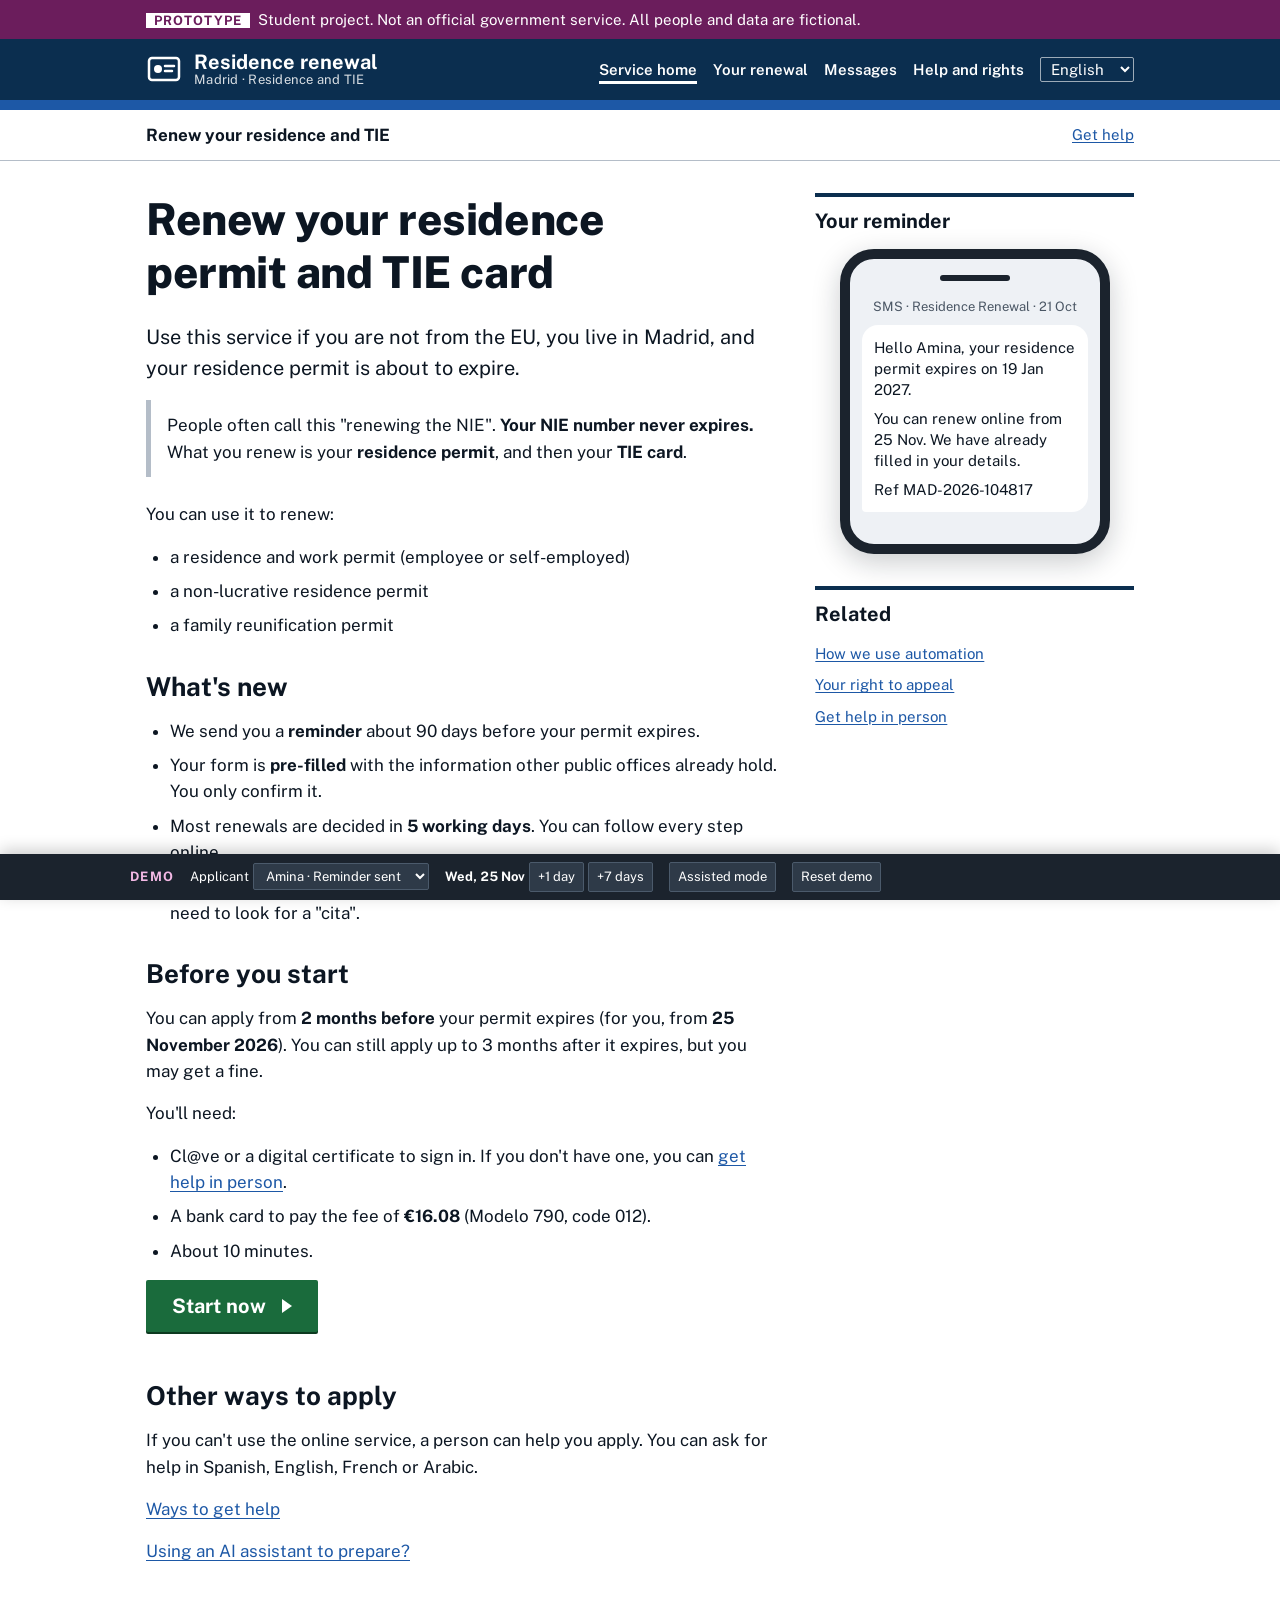
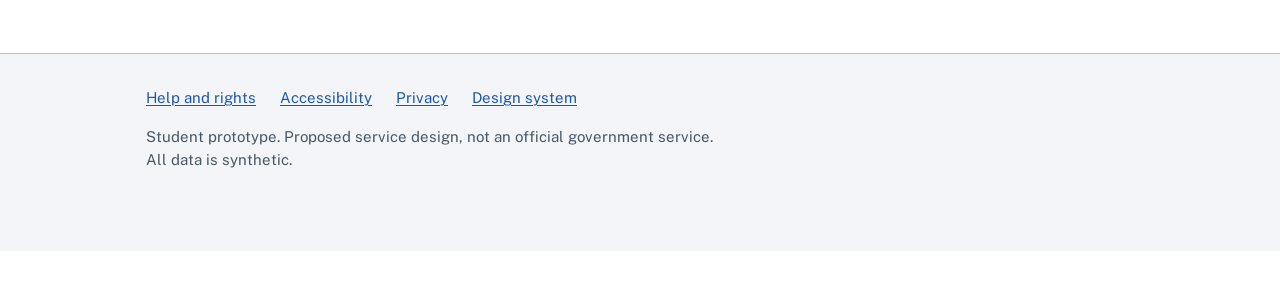
<file: index.html>
<!doctype html>
<html lang="en">
<head>
<meta charset="utf-8">
<meta name="viewport" content="width=device-width, initial-scale=1, viewport-fit=cover">
<title>Residence Renewal</title>
<meta name="description" content="Student prototype: citizen side of a redesigned residence permit and TIE renewal service for Madrid. Synthetic data only.">
<link rel="stylesheet" href="design-system/tokens.css">
<link rel="stylesheet" href="design-system/components.css">
</head>
<body>
<div id="app"></div>
<noscript><p style="padding:16px">This prototype needs JavaScript.</p></noscript>
<script src="js/i18n.js"></script>
<script src="js/data.js"></script>
<script src="js/doccheck.js"></script>
<script src="js/citizen.js"></script>
</body>
</html>
</file>
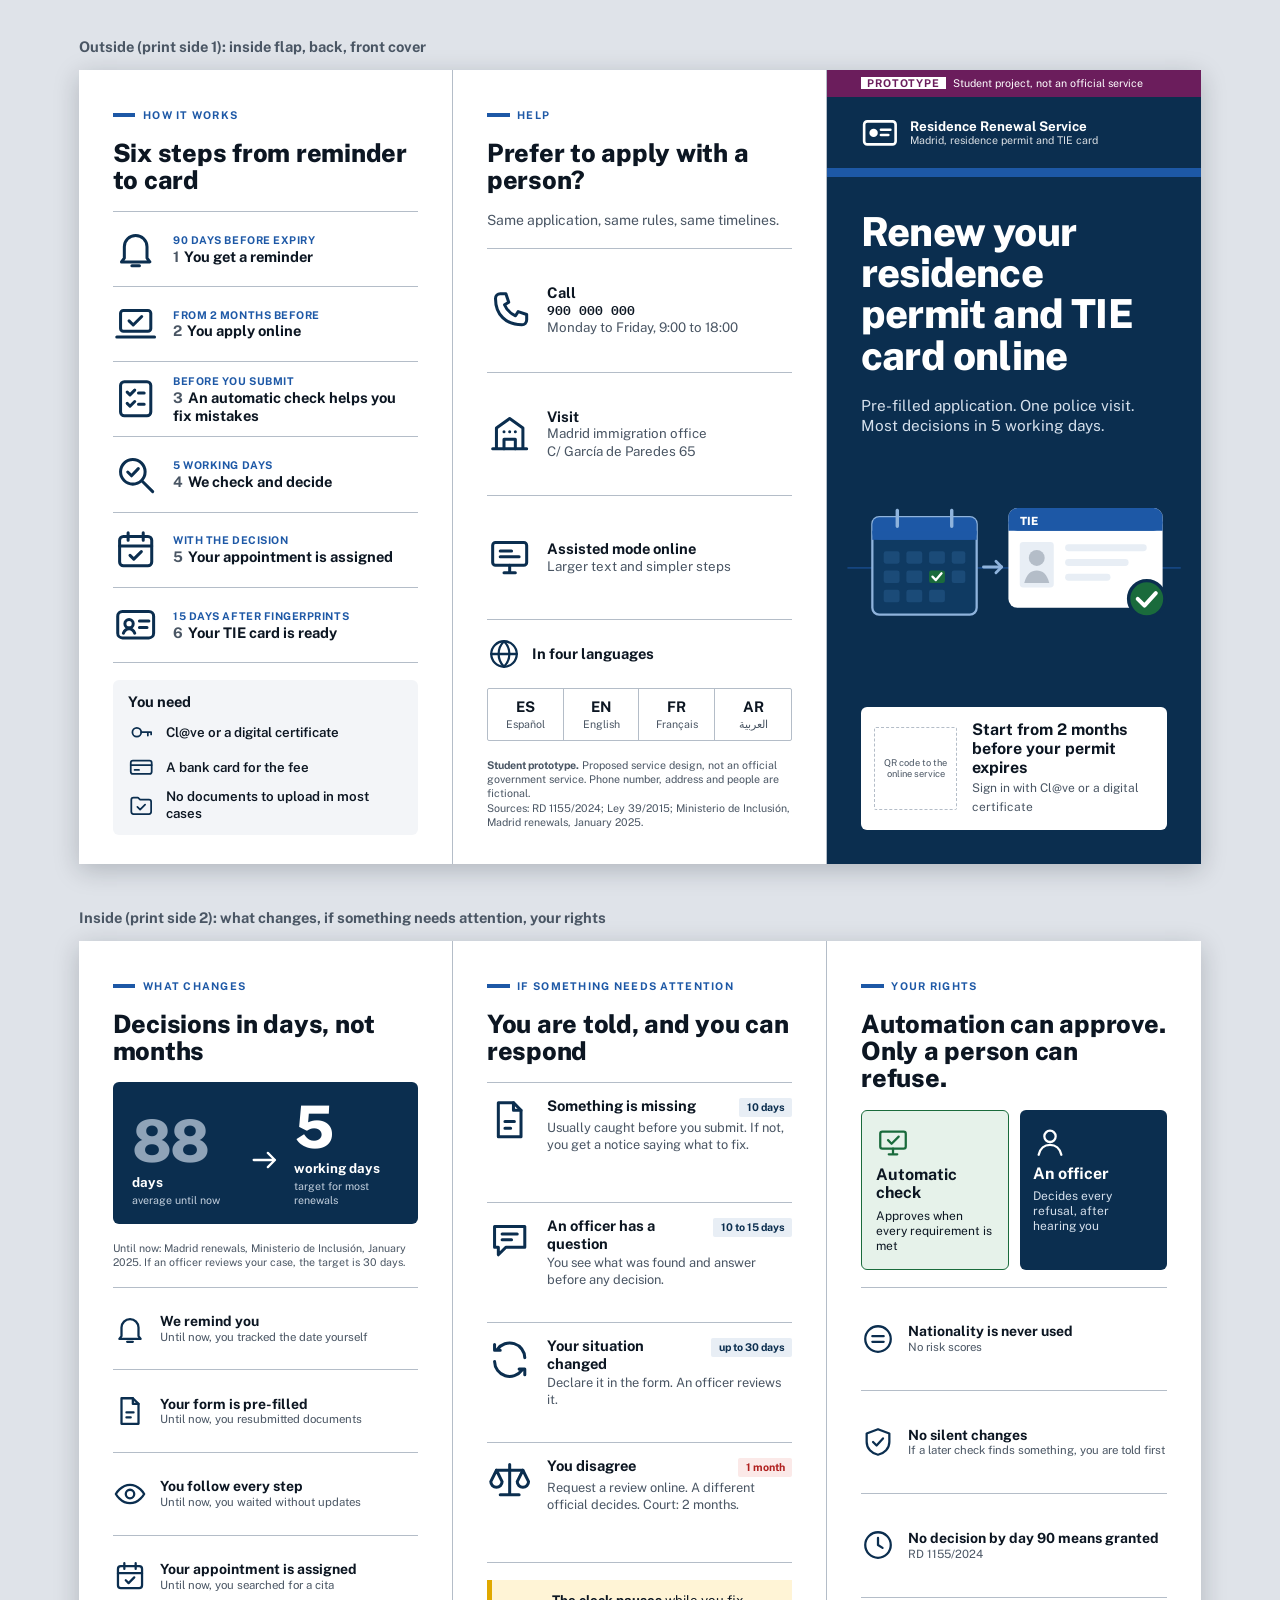
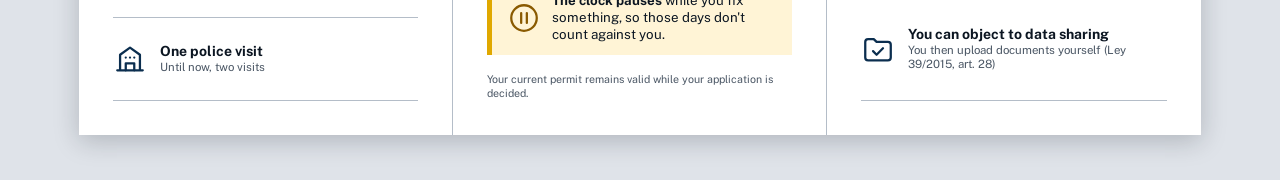
<file: brochure/index.html>
<!doctype html>
<html lang="en">
<head>
<meta charset="utf-8">
<meta name="viewport" content="width=device-width, initial-scale=1">
<title>Residence Renewal Brochure</title>
<!-- Project design system: tokens only, no new colours or fonts. -->
<link rel="stylesheet" href="../design-system/tokens.css">
<style>
/* Tri-fold, A4 landscape, printed both sides, 3 panels of 99mm.
   Outside (left to right): inside flap = how it works, back = help, front cover
   Inside  (left to right): what changes, if something needs attention, your rights
   Type floor for print: body 10.5pt, small text 8pt. */
@page { size: A4 landscape; margin: 0; }
* { box-sizing: border-box; }
html, body { margin: 0; }
body { font-family: var(--font-sans); color: var(--color-text); background: #dfe3e9; -webkit-print-color-adjust: exact; print-color-adjust: exact; }
.sheet { width: 297mm; height: 210mm; margin: 12mm auto; background: var(--color-surface); display: grid; grid-template-columns: repeat(3, 99mm); box-shadow: 0 6px 24px rgba(12,22,34,.22); overflow: hidden; }
.sheet-label { width: 297mm; margin: 10mm auto -8mm; font-size: 11pt; font-weight: 700; color: var(--color-text-secondary); }
@media print { body { background: #fff; } .sheet { margin: 0; box-shadow: none; page-break-after: always; } .sheet-label { display: none; } .panel { border-right: 0 !important; } }
@media screen and (max-width: 1150px) { .sheet, .sheet-label { zoom: .5; } }

.panel { padding: 10mm 9mm 9mm; display: flex; flex-direction: column; gap: 4.5mm; font-size: 10.5pt; line-height: 1.4; overflow: hidden; border-right: 1px solid var(--color-border); }
.panel:last-child { border-right: 0; }
h1, h2, h3, p { margin: 0; }
.eyebrow { font-size: 8pt; font-weight: 700; letter-spacing: .12em; text-transform: uppercase; color: var(--color-link); display: flex; align-items: center; gap: 2mm; }
.eyebrow::before { content: ""; width: 6mm; height: 1mm; background: var(--color-link); }
h2 { font-size: 19pt; line-height: 1.08; font-weight: 800; letter-spacing: -.01em; }
h3 { font-size: 11pt; line-height: 1.2; font-weight: 700; }
.muted { color: var(--color-text-secondary); }
.small { font-size: 8pt; color: var(--color-text-secondary); line-height: 1.35; }

/* Icons: bare line drawings, large, leading each item */
.i { fill: none; stroke: var(--color-brand); stroke-width: 1.6; stroke-linecap: round; stroke-linejoin: round; flex: none; }
.i .a { stroke: var(--color-link); }
.i--lg { width: 12mm; height: 12mm; }
.i--md { width: 9mm; height: 9mm; }
.on-dark .i, .on-dark .i .a { stroke: #fff; }

/* ---------- Outside 1: how it works ---------- */
.steps { list-style: none; margin: 0; padding: 0; display: grid; gap: 0; }
.steps li { display: grid; grid-template-columns: 12mm 1fr; gap: 4mm; align-items: center; padding: 3.2mm 0; border-bottom: 1px solid var(--color-border); }
.steps li:first-child { border-top: 1px solid var(--color-border); }
.steps__when { display: block; font-size: 8pt; font-weight: 700; letter-spacing: .05em; text-transform: uppercase; color: var(--color-link); }
.steps__n { color: var(--color-text-secondary); font-weight: 700; margin-right: 1.4mm; }
.need { background: var(--color-surface-alt); border-radius: var(--radius-md); padding: 3.4mm 4mm; display: grid; gap: 2.2mm; }
.need div { display: grid; grid-template-columns: 7mm 1fr; gap: 3mm; align-items: center; font-weight: 600; font-size: 10pt; line-height: 1.25; }
.need svg { width: 7mm; height: 7mm; }

/* ---------- Outside 2: help ---------- */
.help { display: grid; gap: 0; border-top: 1px solid var(--color-border); }
.help > div { display: grid; grid-template-columns: 12mm 1fr; gap: 4mm; align-items: center; padding: 3.4mm 0; border-bottom: 1px solid var(--color-border); }
.help p { color: var(--color-text-secondary); font-size: 10pt; line-height: 1.3; }
.phoneno { font-family: var(--font-mono); font-size: 15pt; font-weight: 600; color: var(--color-text) !important; }
.langs { display: grid; grid-template-columns: repeat(4, 1fr); border: 1px solid var(--color-border); border-radius: var(--radius-sm); }
.langs span { text-align: center; padding: 2mm .5mm; font-weight: 700; font-size: 11pt; border-right: 1px solid var(--color-border); }
.langs span:last-child { border-right: 0; }
.langs small { display: block; font-weight: 400; font-size: 8pt; color: var(--color-text-secondary); }
.fill { flex: 1; }

/* ---------- Cover ---------- */
.cover { background: var(--color-brand); color: #fff; padding: 0; gap: 0; }
.proto { background: var(--color-proto); font-size: 8pt; padding: 1.6mm 9mm; }
.proto strong { background: #fff; color: var(--color-proto); padding: 0 1.6mm; margin-right: 2mm; letter-spacing: .08em; }
.cover__head { padding: 4.4mm 9mm; display: flex; align-items: center; gap: 3mm; border-bottom: 2.6mm solid var(--color-link); font-weight: 700; font-size: 10pt; line-height: 1.15; }
.cover__head small { display: block; font-weight: 400; font-size: 8pt; opacity: .85; }
.cover__head svg { width: 10mm; height: 10mm; }
.cover__body { padding: 9mm 9mm 0; display: flex; flex-direction: column; gap: 5mm; }
.cover h1 { font-size: 30pt; line-height: 1.03; font-weight: 800; letter-spacing: -.02em; }
.cover__lead { font-size: 11.5pt; color: #d5e0ec; line-height: 1.35; }
.cover__art { flex: 1; position: relative; min-height: 0; }
.cover__art svg { position: absolute; inset: 0; width: 100%; height: 100%; }
.cover__cta { background: var(--color-surface); color: var(--color-text); margin: 0 9mm 9mm; border-radius: var(--radius-md); padding: 3.4mm; display: grid; grid-template-columns: 22mm 1fr; gap: 4mm; align-items: center; }
.qr { width: 22mm; height: 22mm; border: .5mm dashed var(--color-border); border-radius: var(--radius-sm); display: grid; place-items: center; text-align: center; font-size: 7pt; color: var(--color-text-secondary); line-height: 1.2; padding: 1mm; }
.cover__cta b { display: block; font-size: 12pt; line-height: 1.2; }
.cover__cta span { font-size: 9pt; color: var(--color-text-secondary); }

/* ---------- Inside 1: what changes ---------- */
.hero { background: var(--color-brand); color: #fff; border-radius: var(--radius-md); padding: 5mm 5mm 4.5mm; display: grid; grid-template-columns: 1fr auto 1fr; align-items: end; gap: 3mm; }
.hero__num { font-size: 44pt; font-weight: 800; line-height: .9; letter-spacing: -.03em; display: block; }
.hero__old .hero__num { color: #8fa3b8; }
.hero__unit { display: block; font-size: 10pt; font-weight: 700; margin-top: 1.4mm; }
.hero__sub { display: block; font-size: 8pt; color: #c3d0de; line-height: 1.25; margin-top: .6mm; }
.hero__arrow { width: 9mm; height: 9mm; margin-bottom: 8mm; }
.compare { display: grid; border-top: 1px solid var(--color-border); }
.compare > div { display: grid; grid-template-columns: 9mm 1fr; gap: 3.4mm; align-items: center; padding: 2.6mm 0; border-bottom: 1px solid var(--color-border); }
.compare b { display: block; font-size: 10.5pt; line-height: 1.2; }
.compare span { display: block; font-size: 8.6pt; color: var(--color-text-secondary); line-height: 1.25; }

/* ---------- Inside 2: if something needs attention ---------- */
.att { display: grid; gap: 0; border-top: 1px solid var(--color-border); }
.att > div { display: grid; grid-template-columns: 12mm 1fr; gap: 4mm; padding: 3.6mm 0; border-bottom: 1px solid var(--color-border); align-items: start; }
.att__top { display: flex; justify-content: space-between; gap: 2mm; align-items: baseline; }
.att p { font-size: 9.6pt; color: var(--color-text-secondary); line-height: 1.32; margin-top: .8mm; }
.tag { display: inline-block; font-size: 8pt; font-weight: 700; padding: .5mm 2mm; border-radius: var(--radius-sm); white-space: nowrap; background: var(--color-brand-tint); color: var(--color-brand); }
.tag--error { background: var(--color-error-tint); color: var(--color-error); }
.pause { background: var(--color-warning-tint); border-left: var(--border-width-thick) solid var(--color-warning-edge); padding: 3mm 4mm; display: grid; grid-template-columns: 9mm 1fr; gap: 3mm; align-items: center; font-size: 10pt; line-height: 1.3; }
.pause .i { stroke: var(--color-warning); } .pause .i .a { stroke: var(--color-warning); }

/* ---------- Inside 3: rights ---------- */
.yn { display: grid; grid-template-columns: 1fr 1fr; gap: 3mm; }
.yn > div { border-radius: var(--radius-md); padding: 4mm 3.6mm; display: flex; flex-direction: column; gap: 1.6mm; }
.yn b { font-size: 12pt; line-height: 1.15; }
.yn p { font-size: 9pt; line-height: 1.25; }
.yn__yes { background: var(--color-success-tint); border: 1px solid var(--color-success); }
.yn__yes .i, .yn__yes .i .a { stroke: var(--color-success); }
.yn__no { background: var(--color-brand); color: #fff; }
.yn__no p { color: #d5e0ec; }
.rights { display: grid; border-top: 1px solid var(--color-border); }
.rights > div { display: grid; grid-template-columns: 9mm 1fr; gap: 3.4mm; align-items: center; padding: 2.8mm 0; border-bottom: 1px solid var(--color-border); }
.rights b { display: block; font-size: 10.5pt; line-height: 1.2; }
.rights span { display: block; font-size: 8.6pt; color: var(--color-text-secondary); line-height: 1.25; }
/* Lists stretch so every panel is filled evenly, no empty bands */
.steps, .help, .compare, .att, .rights { flex: 1; grid-auto-rows: 1fr; }
</style>
</head>
<body>

<svg width="0" height="0" style="position:absolute" aria-hidden="true">
  <symbol id="bell" viewBox="0 0 24 24"><path d="M6 17V11a6 6 0 0 1 12 0v6l1.5 2h-15z"/><path class="a" d="M10 21h4"/></symbol>
  <symbol id="laptop" viewBox="0 0 24 24"><rect x="4" y="5" width="16" height="11" rx="1.5"/><path d="M2 19h20"/><path class="a" d="M8.5 10.5l2.2 2.2 4.5-4.5"/></symbol>
  <symbol id="search" viewBox="0 0 24 24"><circle cx="10.5" cy="10.5" r="6.5"/><path d="M15.5 15.5L21 21"/><path class="a" d="M7.8 10.6l2 2 3.6-3.8"/></symbol>
  <symbol id="calendar" viewBox="0 0 24 24"><rect x="3.5" y="5" width="17" height="15.5" rx="2"/><path d="M3.5 10h17M8 3v4M16 3v4"/><path class="a" d="M9 15l2 2 4-4"/></symbol>
  <symbol id="card" viewBox="0 0 24 24"><rect x="2.5" y="5" width="19" height="14" rx="2.5"/><circle cx="8.5" cy="11.5" r="2.2"/><path d="M5.5 16.5c.6-1.6 1.7-2.4 3-2.4s2.4.8 3 2.4"/><path class="a" d="M14 10h5M14 13.5h4"/></symbol>
  <symbol id="phone" viewBox="0 0 24 24"><path d="M7 3h3l1.5 4.5-2.2 1.4a11 11 0 0 0 5.8 5.8l1.4-2.2L21 14v3a2.5 2.5 0 0 1-2.5 2.5C10 19.5 4.5 14 4.5 5.5A2.5 2.5 0 0 1 7 3z"/></symbol>
  <symbol id="building" viewBox="0 0 24 24"><path d="M3 20h18M5 20V9l7-5 7 5v11"/><path d="M9 20v-5h6v5"/><path class="a" d="M9 11h.01M12 11h.01M15 11h.01"/></symbol>
  <symbol id="screen" viewBox="0 0 24 24"><rect x="3" y="4" width="18" height="12" rx="1.5"/><path d="M9 20h6M12 16v4"/><path class="a" d="M7 8.5h6M7 11.5h10"/></symbol>
  <symbol id="globe" viewBox="0 0 24 24"><circle cx="12" cy="12" r="9"/><path d="M3 12h18"/><path class="a" d="M12 3c2.6 2.6 3.8 5.6 3.8 9s-1.2 6.4-3.8 9c-2.6-2.6-3.8-5.6-3.8-9S9.4 5.6 12 3z"/></symbol>
  <symbol id="eye" viewBox="0 0 24 24"><path d="M2 12s3.6-6.5 10-6.5S22 12 22 12s-3.6 6.5-10 6.5S2 12 2 12z"/><circle class="a" cx="12" cy="12" r="3"/></symbol>
  <symbol id="clock" viewBox="0 0 24 24"><circle cx="12" cy="12" r="9"/><path class="a" d="M12 7v5l3.2 2"/></symbol>
  <symbol id="pause" viewBox="0 0 24 24"><circle cx="12" cy="12" r="9"/><path class="a" d="M10 8.5v7M14 8.5v7"/></symbol>
  <symbol id="folder" viewBox="0 0 24 24"><path d="M3 7a2 2 0 0 1 2-2h4l2 2h8a2 2 0 0 1 2 2v9a2 2 0 0 1-2 2H5a2 2 0 0 1-2-2z"/><path class="a" d="M8.5 13.5l2.5 2.5 4.5-4.5"/></symbol>
  <symbol id="doc" viewBox="0 0 24 24"><path d="M6 3h8l4 4v14H6z"/><path d="M14 3v4h4"/><path class="a" d="M9.5 13h5M9.5 16.5h3"/></symbol>
  <symbol id="chat" viewBox="0 0 24 24"><path d="M4 5h16v11H10l-4 4v-4H4z"/><path class="a" d="M8 9h8M8 12h5"/></symbol>
  <symbol id="scale" viewBox="0 0 24 24"><path d="M12 4v16M7 20h10M5 7h14"/><path d="M5 7l-3 6a3 3 0 0 0 6 0zM19 7l-3 6a3 3 0 0 0 6 0z"/></symbol>
  <symbol id="computer" viewBox="0 0 24 24"><rect x="3" y="4" width="18" height="12" rx="1.5"/><path d="M9 20h6M12 16v4"/><path class="a" d="M8.5 10l2.5 2.5L16 7.5"/></symbol>
  <symbol id="person" viewBox="0 0 24 24"><circle cx="12" cy="8" r="4"/><path d="M4 21c1-4.5 4.2-7 8-7s7 2.5 8 7"/></symbol>
  <symbol id="key" viewBox="0 0 24 24"><circle cx="8" cy="12" r="4"/><path class="a" d="M12 12h9M18 12v3M21 12v2"/></symbol>
  <symbol id="money" viewBox="0 0 24 24"><rect x="2.5" y="6" width="19" height="12" rx="2"/><path d="M2.5 10h19"/><path class="a" d="M6 14.5h4"/></symbol>
  <symbol id="shield" viewBox="0 0 24 24"><path d="M12 3l8 3v6c0 4.5-3.4 8-8 9-4.6-1-8-4.5-8-9V6z"/><path class="a" d="M8.5 12l2.5 2.5 4.5-5"/></symbol>
  <symbol id="refresh" viewBox="0 0 24 24"><path d="M20 11a8 8 0 0 0-14.5-4.5M4 13a8 8 0 0 0 14.5 4.5"/><path class="a" d="M4 4v3h3M20 20v-3h-3"/></symbol>
  <symbol id="checklist" viewBox="0 0 24 24"><rect x="4" y="3" width="16" height="18" rx="2"/><path class="a" d="M7.5 8.5l1.5 1.5 2.5-2.5M7.5 14.5l1.5 1.5 2.5-2.5"/><path d="M13.5 9h3M13.5 15h3"/></symbol>
  <symbol id="arrow" viewBox="0 0 24 24"><path d="M4 12h15M14 7l5 5-5 5"/></symbol>
  <symbol id="equal" viewBox="0 0 24 24"><circle cx="12" cy="12" r="9"/><path class="a" d="M8 10h8M8 14h8"/></symbol>
</svg>

<!-- ======================= OUTSIDE ======================= -->
<p class="sheet-label">Outside (print side 1): inside flap, back, front cover</p>
<section class="sheet" aria-label="Outside of the brochure">

  <!-- Inside flap: how it works (first thing seen when the cover opens) -->
  <div class="panel">
    <p class="eyebrow">How it works</p>
    <h2>Six steps from reminder to card</h2>
    <ol class="steps">
      <li><svg class="i i--lg" viewBox="0 0 24 24"><use href="#bell"/></svg><div><span class="steps__when">90 days before expiry</span><h3><span class="steps__n">1</span>You get a reminder</h3></div></li>
      <li><svg class="i i--lg" viewBox="0 0 24 24"><use href="#laptop"/></svg><div><span class="steps__when">From 2 months before</span><h3><span class="steps__n">2</span>You apply online</h3></div></li>
      <li><svg class="i i--lg" viewBox="0 0 24 24"><use href="#checklist"/></svg><div><span class="steps__when">Before you submit</span><h3><span class="steps__n">3</span>An automatic check helps you fix mistakes</h3></div></li>
      <li><svg class="i i--lg" viewBox="0 0 24 24"><use href="#search"/></svg><div><span class="steps__when">5 working days</span><h3><span class="steps__n">4</span>We check and decide</h3></div></li>
      <li><svg class="i i--lg" viewBox="0 0 24 24"><use href="#calendar"/></svg><div><span class="steps__when">With the decision</span><h3><span class="steps__n">5</span>Your appointment is assigned</h3></div></li>
      <li><svg class="i i--lg" viewBox="0 0 24 24"><use href="#card"/></svg><div><span class="steps__when">15 days after fingerprints</span><h3><span class="steps__n">6</span>Your TIE card is ready</h3></div></li>
    </ol>
    <div class="need">
      <h3>You need</h3>
      <div><svg class="i" viewBox="0 0 24 24"><use href="#key"/></svg>Cl@ve or a digital certificate</div>
      <div><svg class="i" viewBox="0 0 24 24"><use href="#money"/></svg>A bank card for the fee</div>
      <div><svg class="i" viewBox="0 0 24 24"><use href="#folder"/></svg>No documents to upload in most cases</div>
    </div>
  </div>

  <!-- Back: help -->
  <div class="panel">
    <p class="eyebrow">Help</p>
    <h2>Prefer to apply with a person?</h2>
    <p class="muted">Same application, same rules, same timelines.</p>
    <div class="help">
      <div><svg class="i i--lg" viewBox="0 0 24 24"><use href="#phone"/></svg><div><h3>Call</h3><p class="phoneno">900 000 000</p><p>Monday to Friday, 9:00 to 18:00</p></div></div>
      <div><svg class="i i--lg" viewBox="0 0 24 24"><use href="#building"/></svg><div><h3>Visit</h3><p>Madrid immigration office<br>C/ García de Paredes 65</p></div></div>
      <div><svg class="i i--lg" viewBox="0 0 24 24"><use href="#screen"/></svg><div><h3>Assisted mode online</h3><p>Larger text and simpler steps</p></div></div>
    </div>
    <div class="row" style="display:flex;gap:3mm;align-items:center"><svg class="i i--md" viewBox="0 0 24 24"><use href="#globe"/></svg><h3>In four languages</h3></div>
    <div class="langs"><span lang="es">ES<small>Español</small></span><span lang="en">EN<small>English</small></span><span lang="fr">FR<small>Français</small></span><span lang="ar">AR<small>العربية</small></span></div>
    <p class="small"><strong>Student prototype.</strong> Proposed service design, not an official government service. Phone number, address and people are fictional.<br>Sources: RD 1155/2024; Ley 39/2015; Ministerio de Inclusión, Madrid renewals, January 2025.</p>
  </div>

  <!-- Front cover -->
  <div class="panel cover">
    <div class="proto"><strong>PROTOTYPE</strong>Student project, not an official service</div>
    <div class="cover__head">
      <svg viewBox="0 0 36 36" aria-hidden="true"><rect x="3" y="7" width="30" height="22" rx="3" fill="none" stroke="#fff" stroke-width="2.5"/><circle cx="12" cy="18" r="4" fill="#fff"/><path d="M19 15h9M19 20h7" stroke="#fff" stroke-width="2.5" stroke-linecap="round"/></svg>
      <span>Residence Renewal Service<small>Madrid, residence permit and TIE card</small></span>
    </div>
    <div class="cover__body">
      <h1>Renew your residence permit and TIE card online</h1>
      <p class="cover__lead">Pre-filled application. One police visit. Most decisions in 5 working days.</p>
    </div>
    <div class="cover__art" aria-hidden="true">
      <svg viewBox="0 0 330 200" preserveAspectRatio="xMidYMid meet">
        <rect x="18" y="96" width="294" height="1.5" fill="#1d58a6" opacity=".6"/>
        <!-- calendar -->
        <g transform="translate(40 52)">
          <rect width="92" height="86" rx="6" fill="#0f3a62" stroke="#8fb3dc" stroke-width="2"/>
          <rect width="92" height="20" rx="6" fill="#1d58a6"/><rect y="12" width="92" height="8" fill="#1d58a6"/>
          <path d="M22 -6v14M70 -6v14" stroke="#8fb3dc" stroke-width="3" stroke-linecap="round"/>
          <g fill="#1b4b78"><rect x="10" y="30" width="14" height="11" rx="2"/><rect x="30" y="30" width="14" height="11" rx="2"/><rect x="50" y="30" width="14" height="11" rx="2"/><rect x="70" y="30" width="12" height="11" rx="2"/><rect x="10" y="47" width="14" height="11" rx="2"/><rect x="30" y="47" width="14" height="11" rx="2"/><rect x="70" y="47" width="12" height="11" rx="2"/><rect x="10" y="64" width="14" height="11" rx="2"/><rect x="30" y="64" width="14" height="11" rx="2"/><rect x="50" y="64" width="14" height="11" rx="2"/></g>
          <rect x="50" y="47" width="14" height="11" rx="2" fill="#1a6b3c"/>
          <path d="M53 52.5l3 3 5-6" fill="none" stroke="#fff" stroke-width="2" stroke-linecap="round" stroke-linejoin="round"/>
        </g>
        <!-- TIE card -->
        <g transform="translate(160 44)">
          <rect width="136" height="88" rx="8" fill="#fff"/>
          <rect width="136" height="20" rx="8" fill="#1d58a6"/><rect y="12" width="136" height="8" fill="#1d58a6"/>
          <text x="10" y="14.5" font-family="Public Sans, Arial" font-weight="800" font-size="10" fill="#fff">TIE</text>
          <rect x="10" y="30" width="30" height="40" rx="3" fill="#e8eef5"/><circle cx="25" cy="44" r="7" fill="#b4bdc8"/><path d="M14 66c2-8 6-11 11-11s9 3 11 11" fill="#b4bdc8"/>
          <rect x="50" y="32" width="72" height="6" rx="3" fill="#e8eef5"/><rect x="50" y="45" width="56" height="6" rx="3" fill="#e8eef5"/><rect x="50" y="58" width="40" height="6" rx="3" fill="#e8eef5"/>
          <circle cx="122" cy="80" r="16" fill="#1a6b3c" stroke="#0b2e4f" stroke-width="3"/>
          <path d="M114 80l6 6 10-11" fill="none" stroke="#fff" stroke-width="3.5" stroke-linecap="round" stroke-linejoin="round"/>
        </g>
        <path d="M138 96h16" stroke="#8fb3dc" stroke-width="2.5" stroke-linecap="round"/><path d="M149 91l5 5-5 5" fill="none" stroke="#8fb3dc" stroke-width="2.5" stroke-linecap="round" stroke-linejoin="round"/>
      </svg>
    </div>
    <div class="cover__cta">
      <div class="qr">QR code to the online service</div>
      <div><b>Start from 2 months before your permit expires</b><span>Sign in with Cl@ve or a digital certificate</span></div>
    </div>
  </div>
</section>

<!-- ======================= INSIDE ======================= -->
<p class="sheet-label">Inside (print side 2): what changes, if something needs attention, your rights</p>
<section class="sheet" aria-label="Inside of the brochure">

  <!-- What changes -->
  <div class="panel">
    <p class="eyebrow">What changes</p>
    <h2>Decisions in days, not months</h2>
    <div class="hero on-dark">
      <div class="hero__old"><span class="hero__num">88</span><span class="hero__unit">days</span><span class="hero__sub">average until now</span></div>
      <svg class="i hero__arrow" viewBox="0 0 24 24"><use href="#arrow"/></svg>
      <div><span class="hero__num">5</span><span class="hero__unit">working days</span><span class="hero__sub">target for most renewals</span></div>
    </div>
    <p class="small">Until now: Madrid renewals, Ministerio de Inclusión, January 2025. If an officer reviews your case, the target is 30 days.</p>
    <div class="compare">
      <div><svg class="i i--md" viewBox="0 0 24 24"><use href="#bell"/></svg><div><b>We remind you</b><span>Until now, you tracked the date yourself</span></div></div>
      <div><svg class="i i--md" viewBox="0 0 24 24"><use href="#doc"/></svg><div><b>Your form is pre-filled</b><span>Until now, you resubmitted documents</span></div></div>
      <div><svg class="i i--md" viewBox="0 0 24 24"><use href="#eye"/></svg><div><b>You follow every step</b><span>Until now, you waited without updates</span></div></div>
      <div><svg class="i i--md" viewBox="0 0 24 24"><use href="#calendar"/></svg><div><b>Your appointment is assigned</b><span>Until now, you searched for a cita</span></div></div>
      <div><svg class="i i--md" viewBox="0 0 24 24"><use href="#building"/></svg><div><b>One police visit</b><span>Until now, two visits</span></div></div>
    </div>
  </div>

  <!-- If something needs attention -->
  <div class="panel">
    <p class="eyebrow">If something needs attention</p>
    <h2>You are told, and you can respond</h2>
    <div class="att">
      <div><svg class="i i--lg" viewBox="0 0 24 24"><use href="#doc"/></svg><div><div class="att__top"><h3>Something is missing</h3><span class="tag">10 days</span></div><p>Usually caught before you submit. If not, you get a notice saying what to fix.</p></div></div>
      <div><svg class="i i--lg" viewBox="0 0 24 24"><use href="#chat"/></svg><div><div class="att__top"><h3>An officer has a question</h3><span class="tag">10 to 15 days</span></div><p>You see what was found and answer before any decision.</p></div></div>
      <div><svg class="i i--lg" viewBox="0 0 24 24"><use href="#refresh"/></svg><div><div class="att__top"><h3>Your situation changed</h3><span class="tag">up to 30 days</span></div><p>Declare it in the form. An officer reviews it.</p></div></div>
      <div><svg class="i i--lg" viewBox="0 0 24 24"><use href="#scale"/></svg><div><div class="att__top"><h3>You disagree</h3><span class="tag tag--error">1 month</span></div><p>Request a review online. A different official decides. Court: 2 months.</p></div></div>
    </div>
    <div class="pause"><svg class="i i--md" viewBox="0 0 24 24"><use href="#pause"/></svg><div><b>The clock pauses</b> while you fix something, so those days don't count against you.</div></div>
    <p class="small">Your current permit remains valid while your application is decided.</p>
  </div>

  <!-- Your rights -->
  <div class="panel">
    <p class="eyebrow">Your rights</p>
    <h2>Automation can approve. Only a person can refuse.</h2>
    <div class="yn">
      <div class="yn__yes"><svg class="i i--md" viewBox="0 0 24 24"><use href="#computer"/></svg><b>Automatic check</b><p>Approves when every requirement is met</p></div>
      <div class="yn__no on-dark"><svg class="i i--md" viewBox="0 0 24 24"><use href="#person"/></svg><b>An officer</b><p>Decides every refusal, after hearing you</p></div>
    </div>
    <div class="rights">
      <div><svg class="i i--md" viewBox="0 0 24 24"><use href="#equal"/></svg><div><b>Nationality is never used</b><span>No risk scores</span></div></div>
      <div><svg class="i i--md" viewBox="0 0 24 24"><use href="#shield"/></svg><div><b>No silent changes</b><span>If a later check finds something, you are told first</span></div></div>
      <div><svg class="i i--md" viewBox="0 0 24 24"><use href="#clock"/></svg><div><b>No decision by day 90 means granted</b><span>RD 1155/2024</span></div></div>
      <div><svg class="i i--md" viewBox="0 0 24 24"><use href="#folder"/></svg><div><b>You can object to data sharing</b><span>You then upload documents yourself (Ley 39/2015, art. 28)</span></div></div>
    </div>
  </div>
</section>

</body>
</html>
</file>
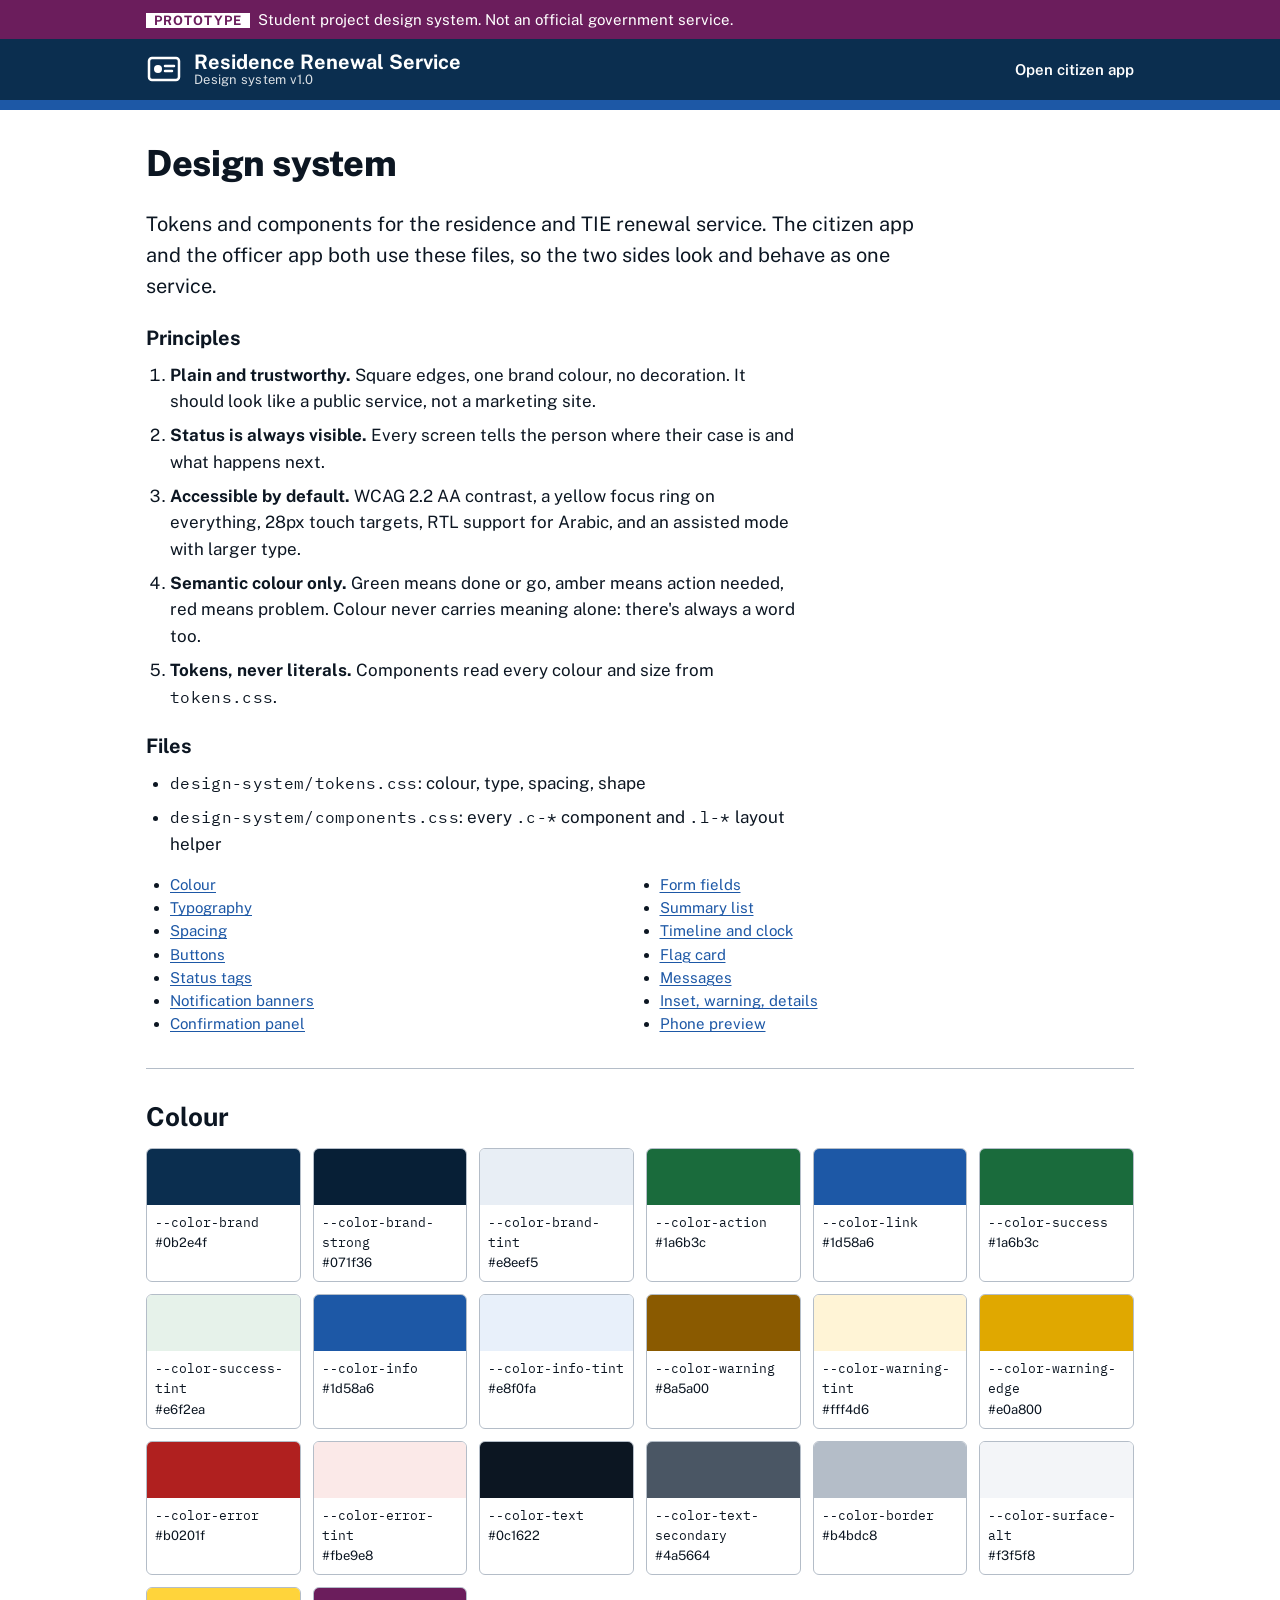
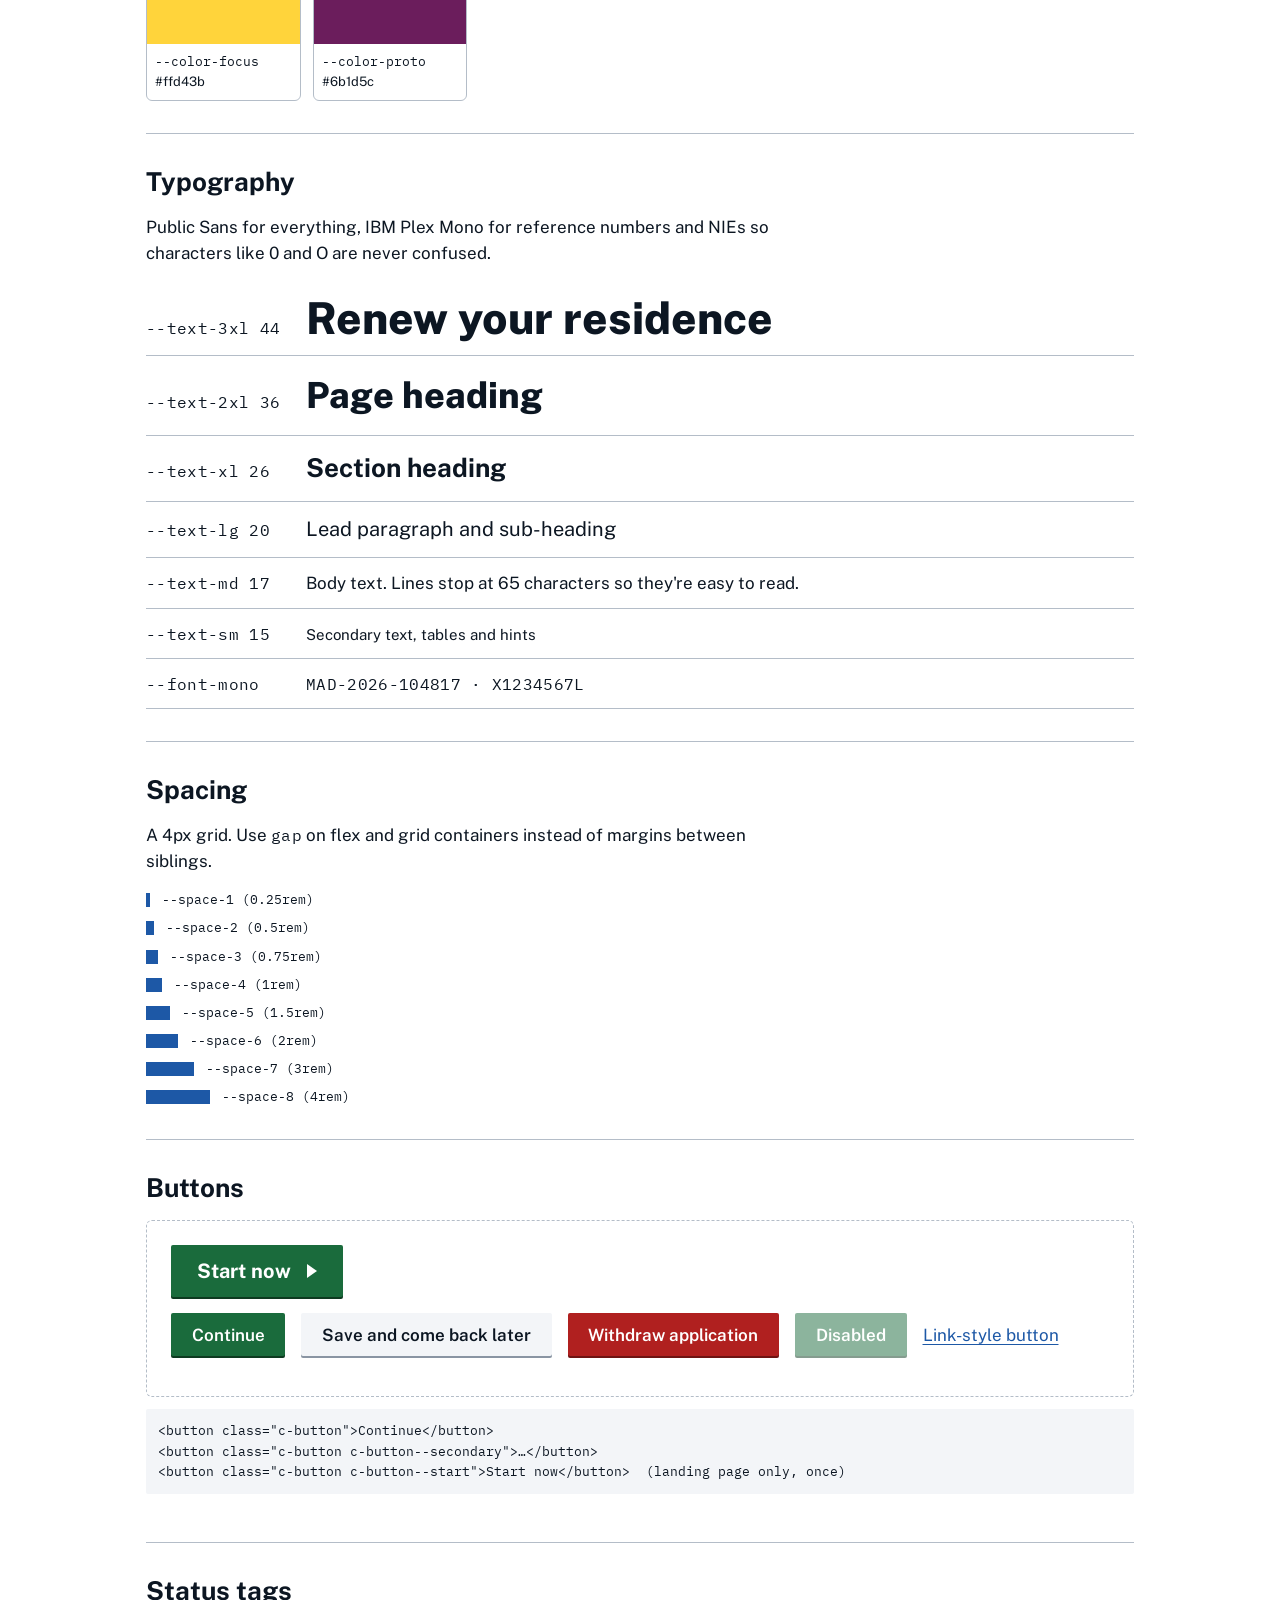
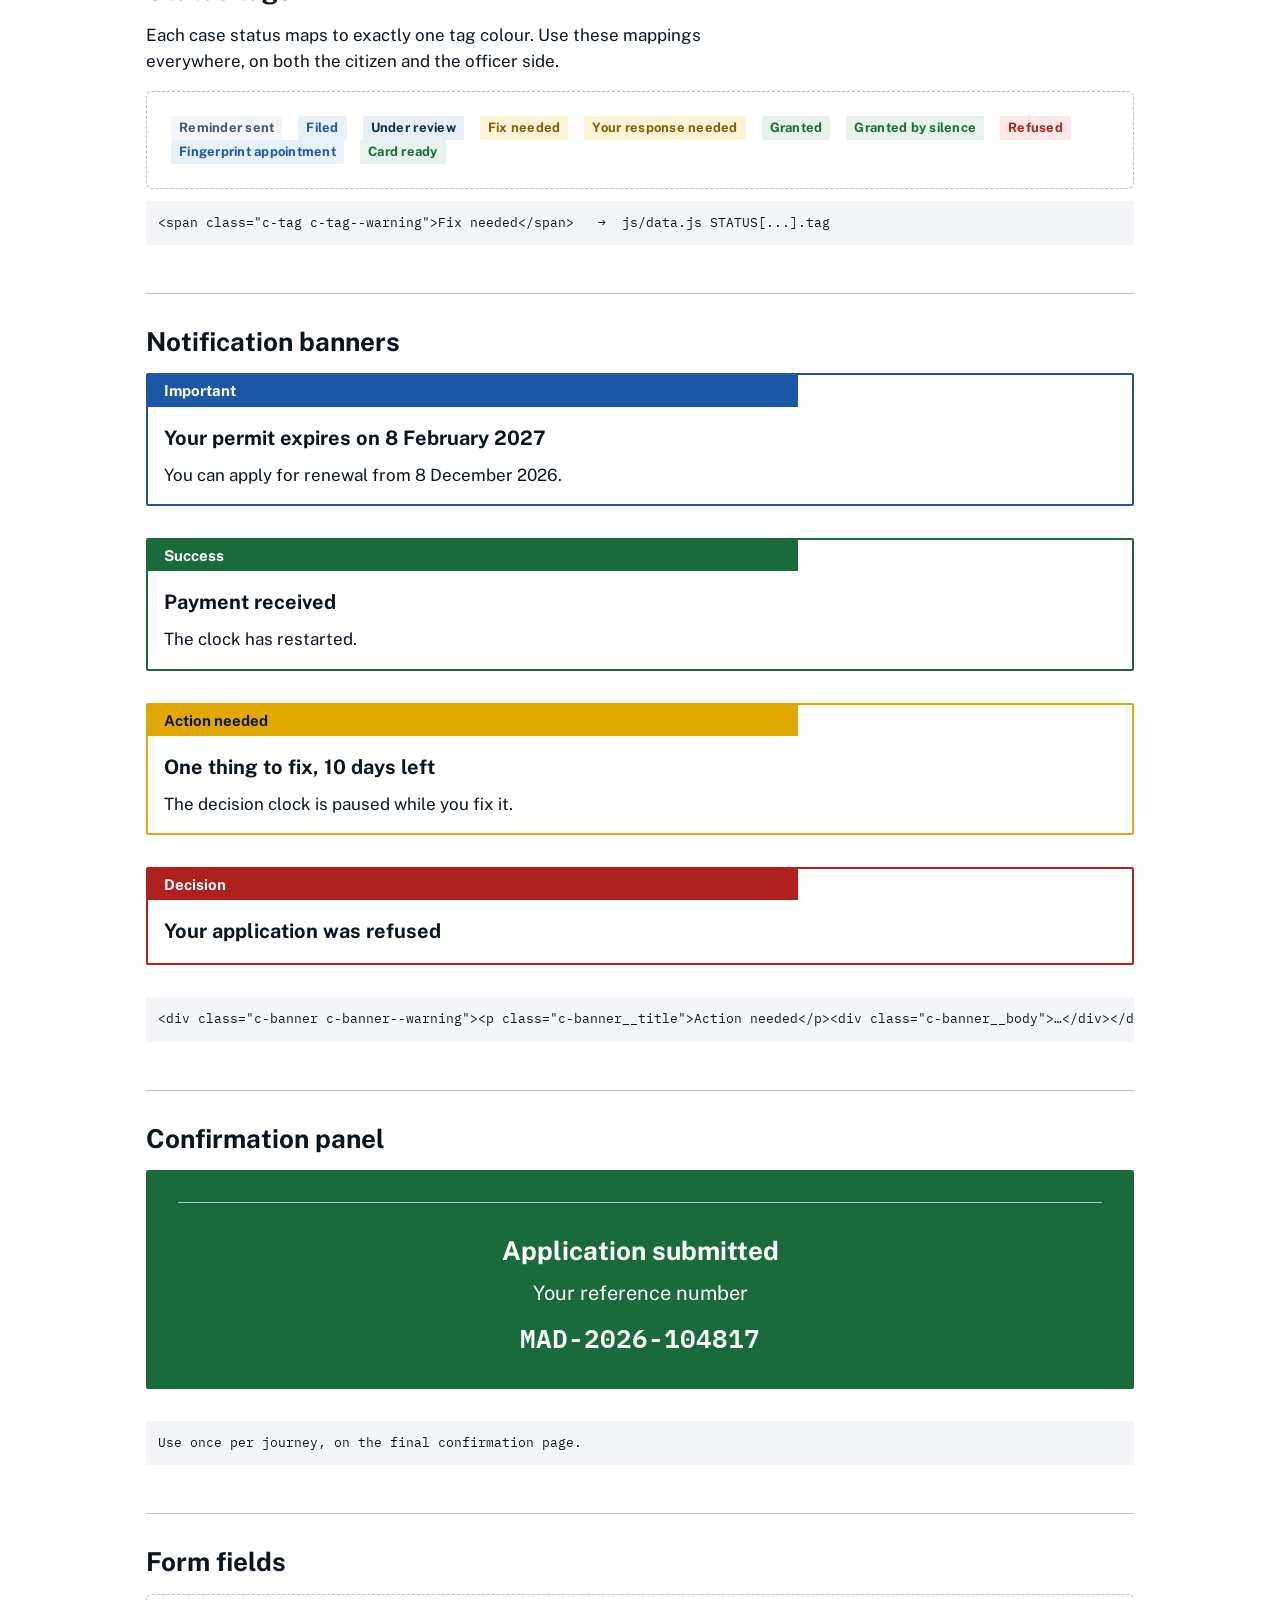
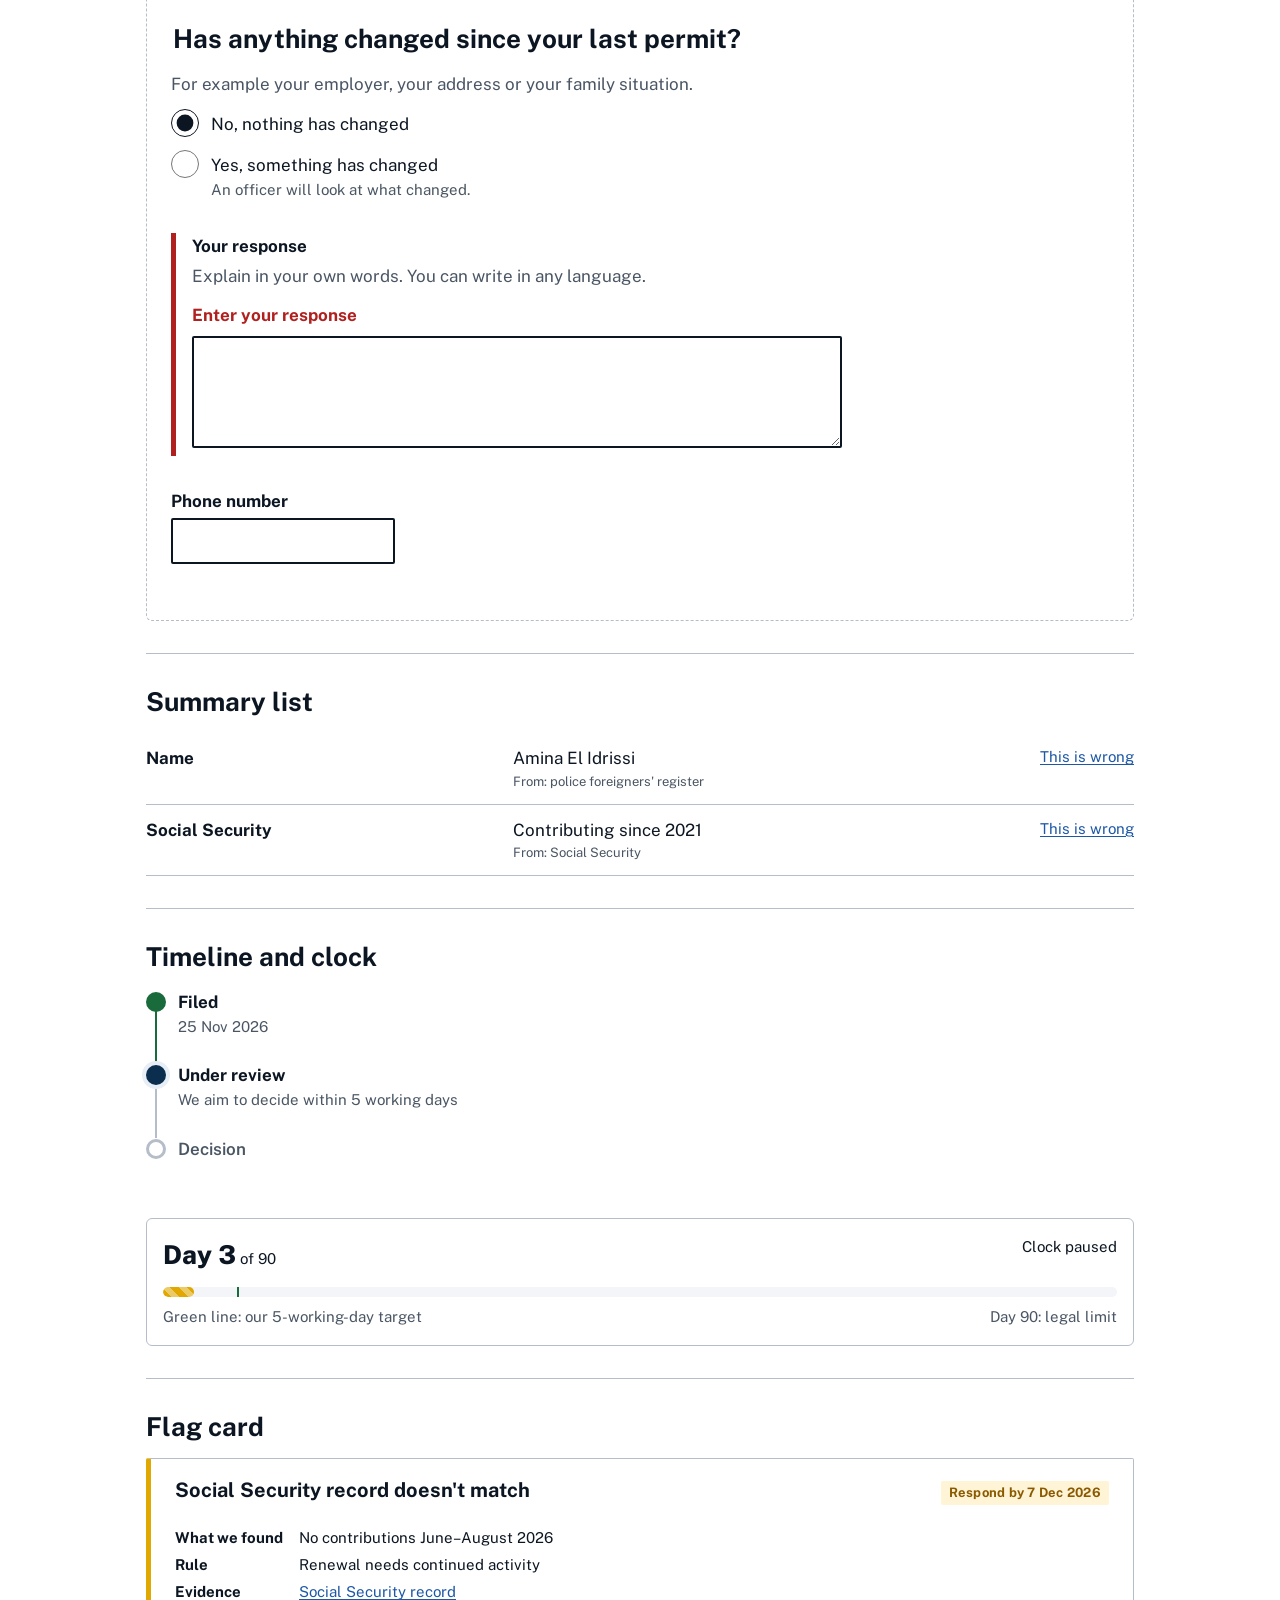
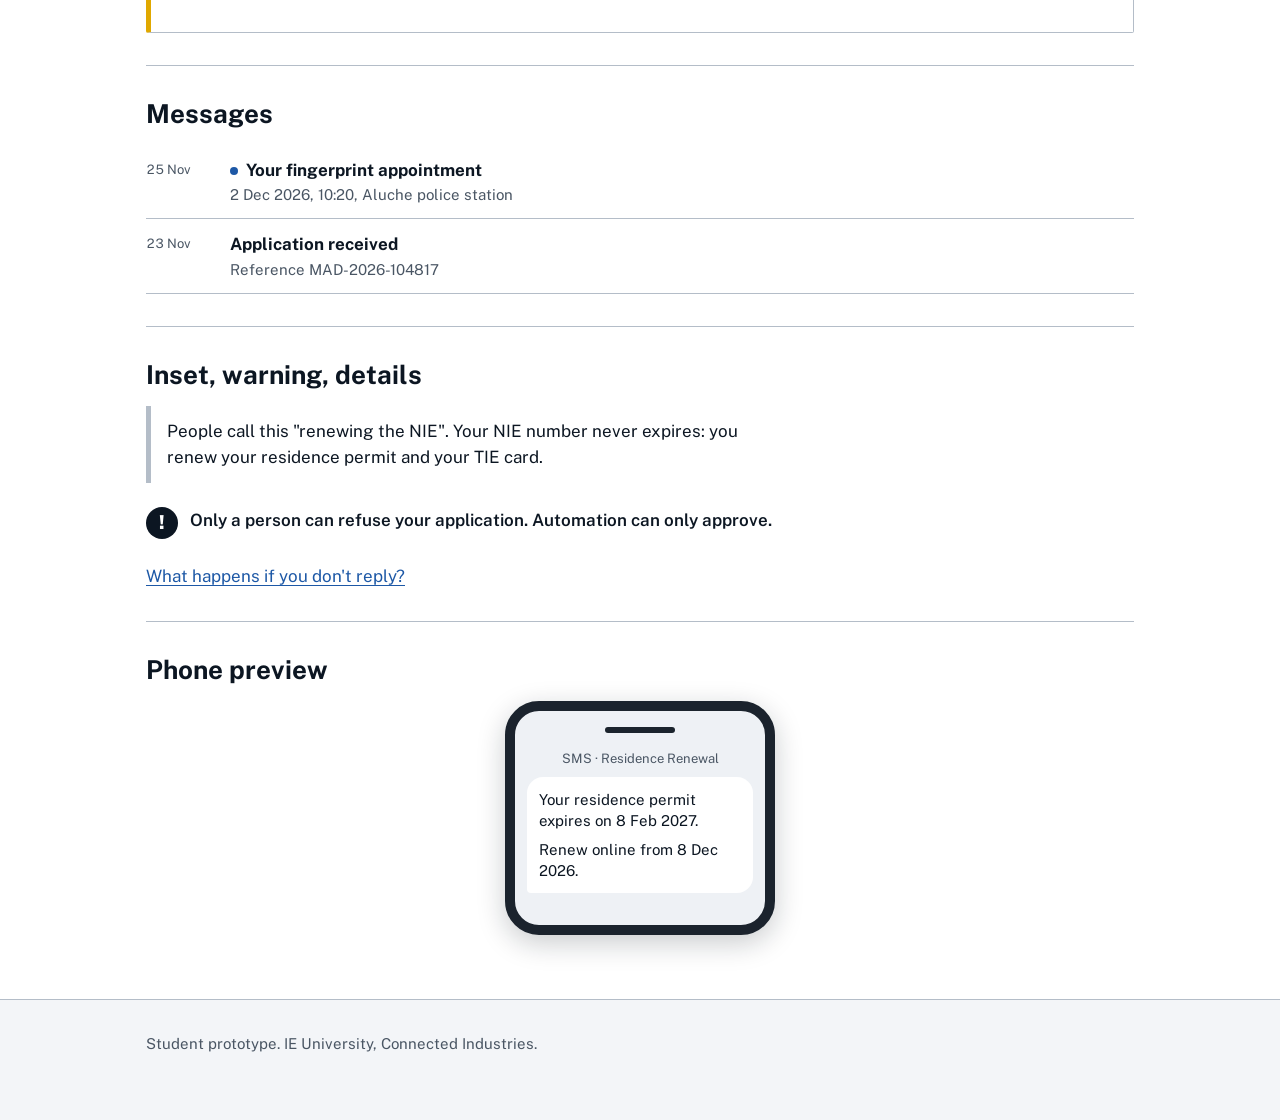
<file: design-system/index.html>
<!doctype html>
<html lang="en">
<head>
<meta charset="utf-8">
<meta name="viewport" content="width=device-width, initial-scale=1, viewport-fit=cover">
<title>Residence Renewal Design System</title>
<link rel="stylesheet" href="tokens.css">
<link rel="stylesheet" href="components.css">
<style>
  .ds-swatches { display: grid; grid-template-columns: repeat(auto-fill, minmax(150px, 1fr)); gap: var(--space-3); margin-bottom: var(--space-6); }
  .ds-swatch { border: 1px solid var(--color-border); border-radius: var(--radius-md); overflow: hidden; font-size: var(--text-xs); }
  .ds-swatch__chip { height: 56px; }
  .ds-swatch__meta { padding: var(--space-2); }
  .ds-swatch__meta code { font-family: var(--font-mono); display: block; }
  .ds-example { border: 1px dashed var(--color-border); border-radius: var(--radius-md); padding: var(--space-5); margin-bottom: var(--space-3); }
  .ds-code { font-family: var(--font-mono); font-size: var(--text-xs); background: var(--color-surface-alt); padding: var(--space-3); border-radius: var(--radius-sm); overflow-x: auto; margin-bottom: var(--space-7); white-space: pre; }
  .ds-toc { columns: 2; font-size: var(--text-sm); padding-left: var(--space-5); }
  .ds-type-row { display: grid; grid-template-columns: 9rem minmax(0,1fr); gap: var(--space-4); align-items: baseline; border-bottom: 1px solid var(--color-border); padding-block: var(--space-3); }
  .ds-space { display: flex; align-items: center; gap: var(--space-3); font-size: var(--text-xs); font-family: var(--font-mono); margin-bottom: var(--space-2); }
  .ds-space i { display: block; height: 14px; background: var(--color-link); }
  section h2 { border-top: 1px solid var(--color-border); padding-top: var(--space-6); }
  @media (max-width: 600px) { .ds-toc { columns: 1; } .ds-type-row { grid-template-columns: minmax(0,1fr); } }
</style>
</head>
<body>
<div class="c-proto"><div class="l-width"><strong>Prototype</strong>Student project design system. Not an official government service.</div></div>
<header class="c-header"><div class="l-width c-header__inner">
  <a class="c-header__brand" href="../index.html">
    <svg class="c-header__mark" viewBox="0 0 36 36" aria-hidden="true"><rect x="3" y="7" width="30" height="22" rx="3" fill="none" stroke="#fff" stroke-width="2.5"/><circle cx="12" cy="18" r="4" fill="#fff"/><path d="M19 15h9M19 20h7" stroke="#fff" stroke-width="2.5" stroke-linecap="round"/></svg>
    <span>Residence Renewal Service<small>Design system v1.0</small></span>
  </a>
  <nav class="c-header__nav" aria-label="Design system"><a href="../index.html">Open citizen app</a></nav>
</div></header>

<main class="l-width l-main">
  <h1>Design system</h1>
  <p class="t-lead">Tokens and components for the residence and TIE renewal service. The citizen app and the officer app both use these files, so the two sides look and behave as one service.</p>

  <h2 class="t-h3">Principles</h2>
  <ol class="c-list">
    <li><strong>Plain and trustworthy.</strong> Square edges, one brand colour, no decoration. It should look like a public service, not a marketing site.</li>
    <li><strong>Status is always visible.</strong> Every screen tells the person where their case is and what happens next.</li>
    <li><strong>Accessible by default.</strong> WCAG 2.2 AA contrast, a yellow focus ring on everything, 28px touch targets, RTL support for Arabic, and an assisted mode with larger type.</li>
    <li><strong>Semantic colour only.</strong> Green means done or go, amber means action needed, red means problem. Colour never carries meaning alone: there's always a word too.</li>
    <li><strong>Tokens, never literals.</strong> Components read every colour and size from <code class="t-mono">tokens.css</code>.</li>
  </ol>

  <h2 class="t-h3">Files</h2>
  <ul class="c-list">
    <li><code class="t-mono">design-system/tokens.css</code>: colour, type, spacing, shape</li>
    <li><code class="t-mono">design-system/components.css</code>: every <code class="t-mono">.c-*</code> component and <code class="t-mono">.l-*</code> layout helper</li>
  </ul>
  <ul class="ds-toc">
    <li><a href="#colour">Colour</a></li><li><a href="#type">Typography</a></li><li><a href="#space">Spacing</a></li>
    <li><a href="#buttons">Buttons</a></li><li><a href="#tags">Status tags</a></li><li><a href="#banners">Notification banners</a></li>
    <li><a href="#panel">Confirmation panel</a></li><li><a href="#forms">Form fields</a></li><li><a href="#summary">Summary list</a></li>
    <li><a href="#timeline">Timeline and clock</a></li><li><a href="#flag">Flag card</a></li><li><a href="#messages">Messages</a></li>
    <li><a href="#misc">Inset, warning, details</a></li><li><a href="#phone">Phone preview</a></li>
  </ul>

  <section id="colour">
    <h2>Colour</h2>
    <div class="ds-swatches" id="swatches"></div>
  </section>

  <section id="type">
    <h2>Typography</h2>
    <p>Public Sans for everything, IBM Plex Mono for reference numbers and NIEs so characters like 0 and O are never confused.</p>
    <div class="ds-type-row"><code class="t-mono t-small">--text-3xl 44</code><span style="font-size:var(--text-3xl);font-weight:800;line-height:1.1">Renew your residence</span></div>
    <div class="ds-type-row"><code class="t-mono t-small">--text-2xl 36</code><span style="font-size:var(--text-2xl);font-weight:800">Page heading</span></div>
    <div class="ds-type-row"><code class="t-mono t-small">--text-xl 26</code><span style="font-size:var(--text-xl);font-weight:700">Section heading</span></div>
    <div class="ds-type-row"><code class="t-mono t-small">--text-lg 20</code><span style="font-size:var(--text-lg)">Lead paragraph and sub-heading</span></div>
    <div class="ds-type-row"><code class="t-mono t-small">--text-md 17</code><span>Body text. Lines stop at 65 characters so they're easy to read.</span></div>
    <div class="ds-type-row"><code class="t-mono t-small">--text-sm 15</code><span class="t-small">Secondary text, tables and hints</span></div>
    <div class="ds-type-row"><code class="t-mono t-small">--font-mono</code><span class="t-mono">MAD-2026-104817 · X1234567L</span></div>
  </section>

  <section id="space">
    <h2>Spacing</h2>
    <p>A 4px grid. Use <code class="t-mono">gap</code> on flex and grid containers instead of margins between siblings.</p>
    <div id="spaces"></div>
  </section>

  <section id="buttons">
    <h2>Buttons</h2>
    <div class="ds-example">
      <button class="c-button c-button--start" type="button">Start now</button><br>
      <button class="c-button" type="button">Continue</button>
      <button class="c-button c-button--secondary" type="button">Save and come back later</button>
      <button class="c-button c-button--warning" type="button">Withdraw application</button>
      <button class="c-button" type="button" disabled>Disabled</button>
      <button class="c-link" type="button">Link-style button</button>
    </div>
    <div class="ds-code">&lt;button class="c-button"&gt;Continue&lt;/button&gt;
&lt;button class="c-button c-button--secondary"&gt;…&lt;/button&gt;
&lt;button class="c-button c-button--start"&gt;Start now&lt;/button&gt;  (landing page only, once)</div>
  </section>

  <section id="tags">
    <h2>Status tags</h2>
    <p>Each case status maps to exactly one tag colour. Use these mappings everywhere, on both the citizen and the officer side.</p>
    <div class="ds-example c-button-group">
      <span class="c-tag c-tag--grey">Reminder sent</span>
      <span class="c-tag c-tag--info">Filed</span>
      <span class="c-tag">Under review</span>
      <span class="c-tag c-tag--warning">Fix needed</span>
      <span class="c-tag c-tag--warning">Your response needed</span>
      <span class="c-tag c-tag--success">Granted</span>
      <span class="c-tag c-tag--success">Granted by silence</span>
      <span class="c-tag c-tag--error">Refused</span>
      <span class="c-tag c-tag--info">Fingerprint appointment</span>
      <span class="c-tag c-tag--success">Card ready</span>
    </div>
    <div class="ds-code">&lt;span class="c-tag c-tag--warning"&gt;Fix needed&lt;/span&gt;   →  js/data.js STATUS[...].tag</div>
  </section>

  <section id="banners">
    <h2>Notification banners</h2>
    <div class="c-banner"><p class="c-banner__title">Important</p><div class="c-banner__body"><p class="c-banner__heading">Your permit expires on 8 February 2027</p><p>You can apply for renewal from 8 December 2026.</p></div></div>
    <div class="c-banner c-banner--success"><p class="c-banner__title">Success</p><div class="c-banner__body"><p class="c-banner__heading">Payment received</p><p>The clock has restarted.</p></div></div>
    <div class="c-banner c-banner--warning"><p class="c-banner__title">Action needed</p><div class="c-banner__body"><p class="c-banner__heading">One thing to fix, 10 days left</p><p>The decision clock is paused while you fix it.</p></div></div>
    <div class="c-banner c-banner--error"><p class="c-banner__title">Decision</p><div class="c-banner__body"><p class="c-banner__heading">Your application was refused</p></div></div>
    <div class="ds-code">&lt;div class="c-banner c-banner--warning"&gt;&lt;p class="c-banner__title"&gt;Action needed&lt;/p&gt;&lt;div class="c-banner__body"&gt;…&lt;/div&gt;&lt;/div&gt;</div>
  </section>

  <section id="panel">
    <h2>Confirmation panel</h2>
    <div class="c-panel"><h2>Application submitted</h2><p>Your reference number</p><span class="c-panel__ref">MAD-2026-104817</span></div>
    <div class="ds-code">Use once per journey, on the final confirmation page.</div>
  </section>

  <section id="forms">
    <h2>Form fields</h2>
    <div class="ds-example">
      <fieldset class="c-fieldset"><legend class="c-legend c-legend--lg">Has anything changed since your last permit?</legend>
        <span class="c-hint">For example your employer, your address or your family situation.</span>
        <div class="c-radios"><label class="c-choice"><input type="radio" name="ds1" checked><span class="c-choice__label">No, nothing has changed</span></label><label class="c-choice"><input type="radio" name="ds1"><span class="c-choice__label">Yes, something has changed<small>An officer will look at what changed.</small></span></label></div>
      </fieldset>
      <div class="c-field c-field--error"><label class="c-label" for="ds2">Your response</label><span class="c-hint">Explain in your own words. You can write in any language.</span><span class="c-error-msg">Enter your response</span><textarea class="c-textarea" id="ds2"></textarea></div>
      <div class="c-field"><label class="c-label" for="ds3">Phone number</label><input class="c-input" id="ds3" inputmode="tel" style="max-width:14rem"></div>
    </div>
  </section>

  <section id="summary">
    <h2>Summary list</h2>
    <div class="c-summary">
      <div class="c-summary__row"><p class="c-summary__key">Name</p><p class="c-summary__value">Amina El Idrissi<small>From: police foreigners' register</small></p><p class="c-summary__action"><button class="c-link" type="button">This is wrong</button></p></div>
      <div class="c-summary__row"><p class="c-summary__key">Social Security</p><p class="c-summary__value">Contributing since 2021<small>From: Social Security</small></p><p class="c-summary__action"><button class="c-link" type="button">This is wrong</button></p></div>
    </div>
  </section>

  <section id="timeline">
    <h2>Timeline and clock</h2>
    <ol class="c-timeline">
      <li class="c-timeline__item is-done"><span class="c-timeline__dot"></span><p class="c-timeline__title">Filed</p><p class="c-timeline__meta">25 Nov 2026</p></li>
      <li class="c-timeline__item is-current"><span class="c-timeline__dot"></span><p class="c-timeline__title">Under review</p><p class="c-timeline__meta">We aim to decide within 5 working days</p></li>
      <li class="c-timeline__item"><span class="c-timeline__dot"></span><p class="c-timeline__title">Decision</p></li>
    </ol>
    <div class="c-clock c-clock--paused"><div class="c-clock__row"><span><span class="c-clock__big">Day 3</span> of 90</span><span>Clock paused</span></div><div class="c-clock__bar"><span class="c-clock__fill" style="width:3.3%"></span><span class="c-clock__target" style="left:7.8%"></span></div><div class="c-clock__row t-secondary"><span>Green line: our 5-working-day target</span><span>Day 90: legal limit</span></div></div>
  </section>

  <section id="flag">
    <h2>Flag card</h2>
    <div class="c-flag"><div class="c-flag__head"><p class="c-flag__title">Social Security record doesn't match</p><span class="c-tag c-tag--warning">Respond by 7 Dec 2026</span></div><dl><dt>What we found</dt><dd>No contributions June–August 2026</dd><dt>Rule</dt><dd>Renewal needs continued activity</dd><dt>Evidence</dt><dd><a href="#flag">Social Security record</a></dd></dl></div>
  </section>

  <section id="messages">
    <h2>Messages</h2>
    <div class="c-message is-unread"><span class="c-message__date">25 Nov</span><div><p class="c-message__title">Your fingerprint appointment</p><p class="c-message__body">2 Dec 2026, 10:20, Aluche police station</p></div></div>
    <div class="c-message"><span class="c-message__date">23 Nov</span><div><p class="c-message__title">Application received</p><p class="c-message__body">Reference MAD-2026-104817</p></div></div>
  </section>

  <section id="misc">
    <h2>Inset, warning, details</h2>
    <div class="c-inset"><p>People call this "renewing the NIE". Your NIE number never expires: you renew your residence permit and your TIE card.</p></div>
    <div class="c-warning"><span class="c-warning__icon" aria-hidden="true">!</span><span>Only a person can refuse your application. Automation can only approve.</span></div>
    <details class="c-details"><summary>What happens if you don't reply?</summary><div class="c-details__body"><p>An officer decides with the information they have.</p></div></details>
  </section>

  <section id="phone">
    <h2>Phone preview</h2>
    <div class="c-phone"><div class="c-phone__notch"></div><p class="c-phone__from">SMS · Residence Renewal</p><div class="c-phone__sms"><p>Your residence permit expires on 8 Feb 2027.</p><p>Renew online from 8 Dec 2026.</p></div></div>
  </section>
</main>

<footer class="c-footer"><div class="l-width">Student prototype. IE University, Connected Industries.</div></footer>

<script>
  var colours = ["brand","brand-strong","brand-tint","action","link","success","success-tint","info","info-tint","warning","warning-tint","warning-edge","error","error-tint","text","text-secondary","border","surface-alt","focus","proto"];
  var cs = getComputedStyle(document.documentElement);
  document.getElementById("swatches").innerHTML = colours.map(function (c) {
    var v = cs.getPropertyValue("--color-" + c).trim();
    return '<div class="ds-swatch"><div class="ds-swatch__chip" style="background:var(--color-' + c + ')"></div><div class="ds-swatch__meta"><code>--color-' + c + '</code>' + v + '</div></div>';
  }).join("");
  document.getElementById("spaces").innerHTML = [1,2,3,4,5,6,7,8].map(function (n) {
    var v = cs.getPropertyValue("--space-" + n).trim();
    return '<div class="ds-space"><i style="width:var(--space-' + n + ')"></i>--space-' + n + ' (' + v + ')</div>';
  }).join("");
</script>
</body>
</html>
</file>
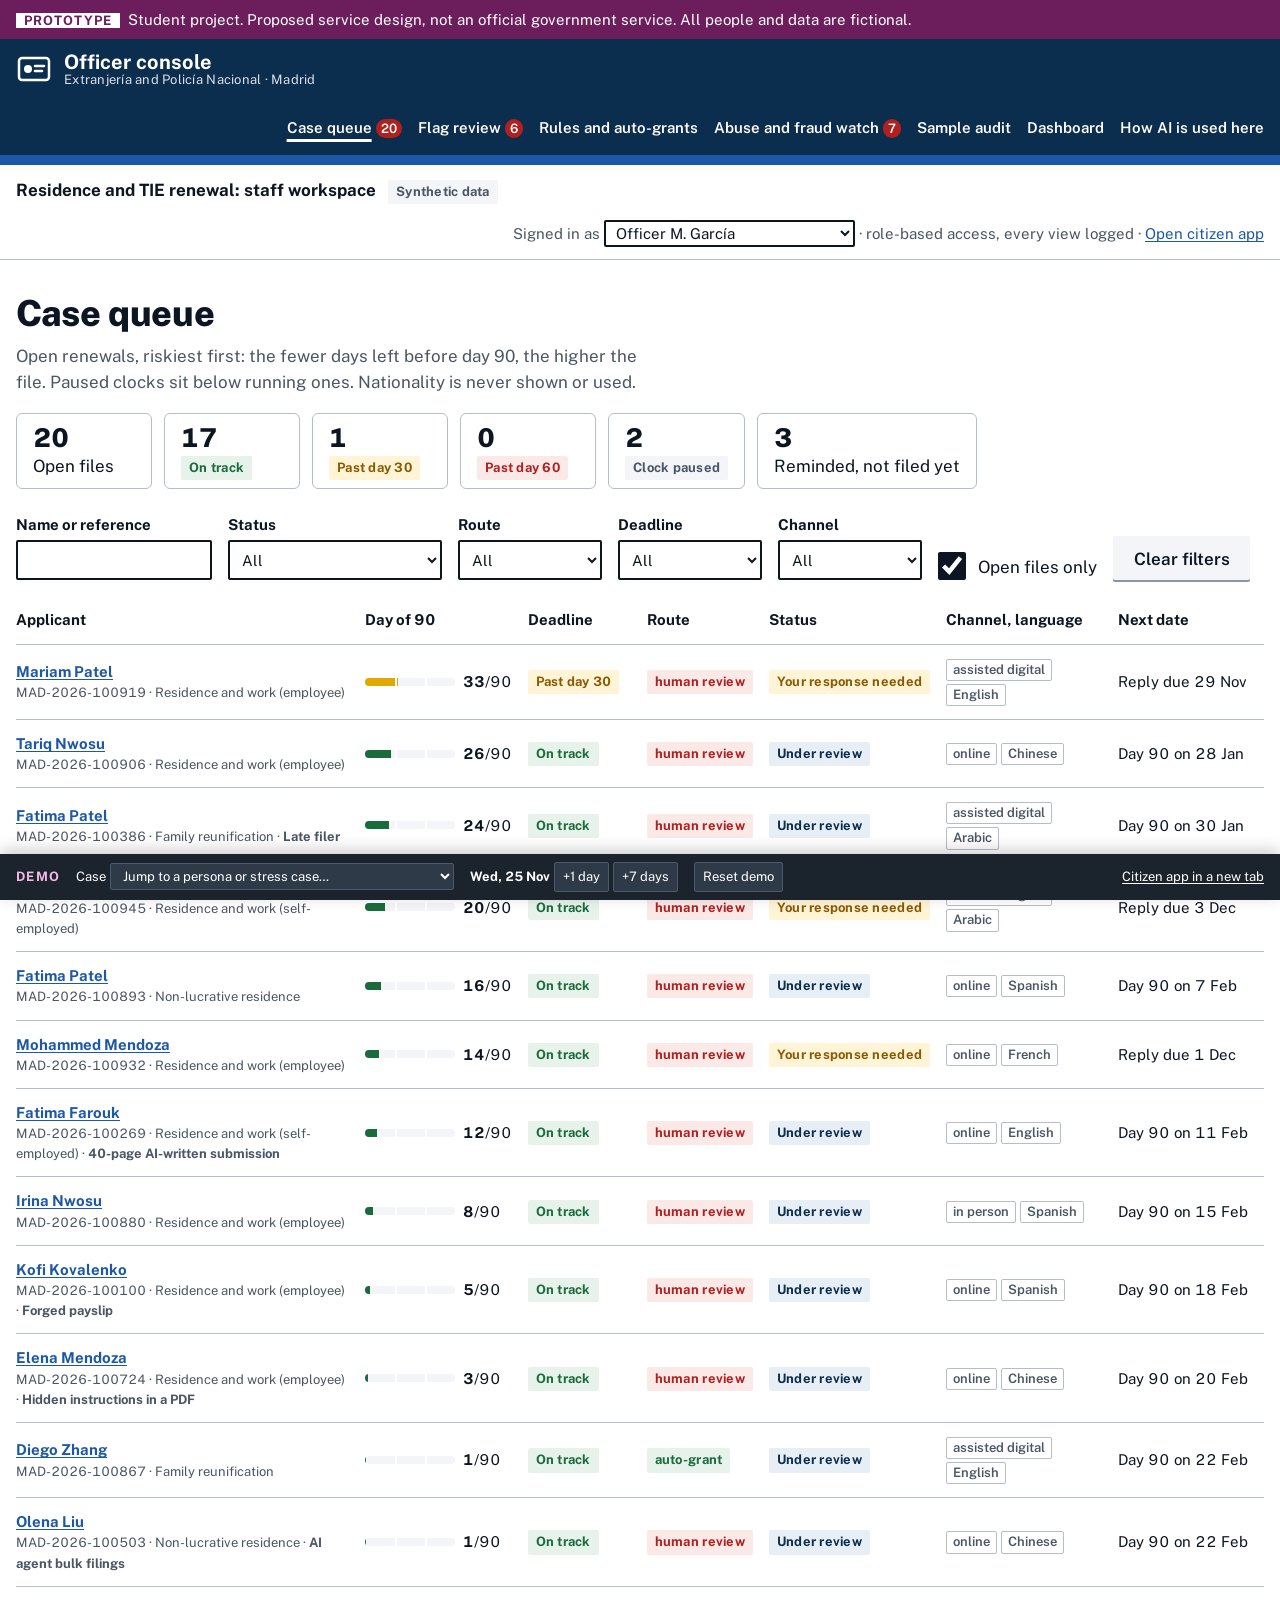
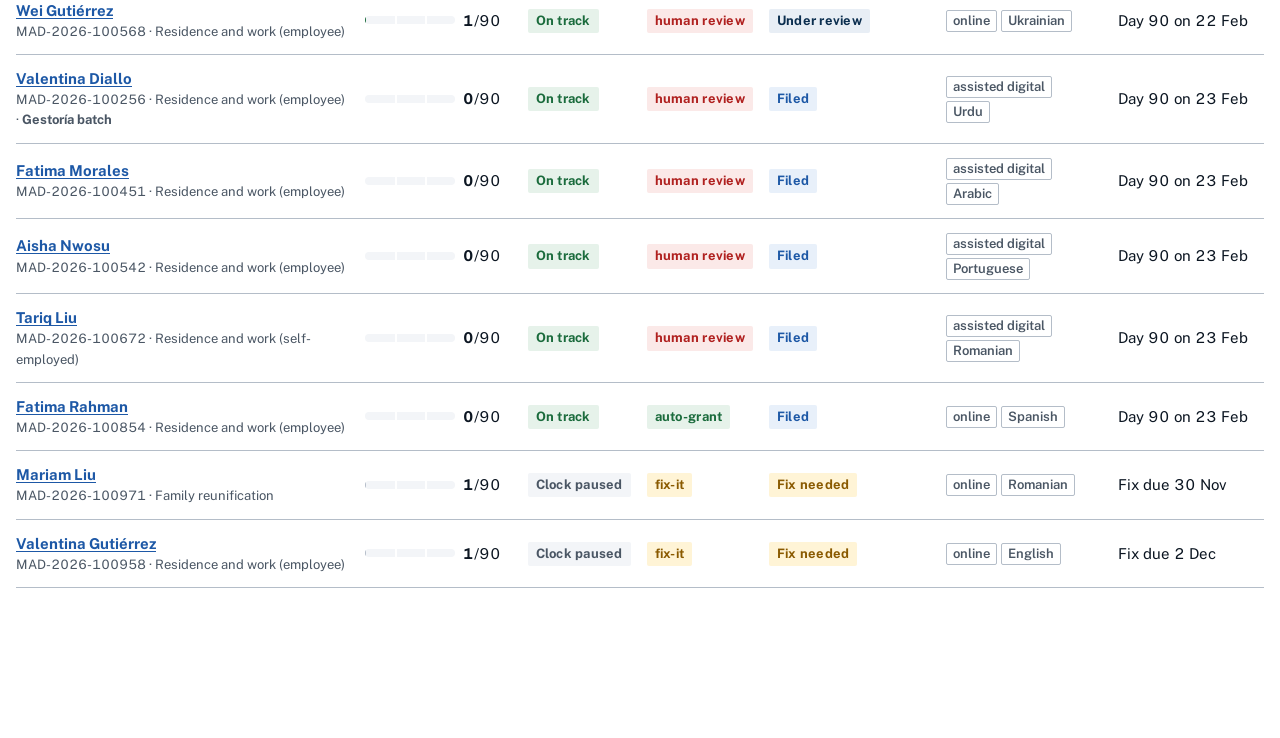
<file: officer/index.html>
<!doctype html>
<html lang="en">
<head>
<meta charset="utf-8">
<meta name="viewport" content="width=device-width, initial-scale=1, viewport-fit=cover">
<title>Officer console · Residence Renewal</title>
<meta name="description" content="Student prototype: officer console of a redesigned residence permit and TIE renewal service for Madrid. Synthetic data only.">
<link rel="stylesheet" href="../design-system/tokens.css">
<link rel="stylesheet" href="../design-system/components.css">
<link rel="stylesheet" href="officer.css">
</head>
<body class="has-demobar">
<div id="app"></div>
<dialog id="dlg" class="o-dialog" aria-labelledby="dlg-title">
  <form method="dialog" id="dlg-form">
    <h2 id="dlg-title" class="t-h3"></h2>
    <div id="dlg-body"></div>
    <div id="dlg-fields"></div>
    <p class="c-error-msg" id="dlg-err" role="alert"></p>
    <div class="c-button-group">
      <button type="submit" class="c-button" id="dlg-ok">Confirm</button>
      <button type="button" class="c-button c-button--secondary" id="dlg-cancel">Cancel</button>
    </div>
  </form>
</dialog>
<noscript><p style="padding:16px">This prototype needs JavaScript.</p></noscript>
<script src="../js/i18n.js"></script>
<script src="../js/data.js"></script>
<script src="../js/doccheck.js"></script>
<script src="officer-data.js"></script>
<script src="officer.js"></script>
</body>
</html>
</file>
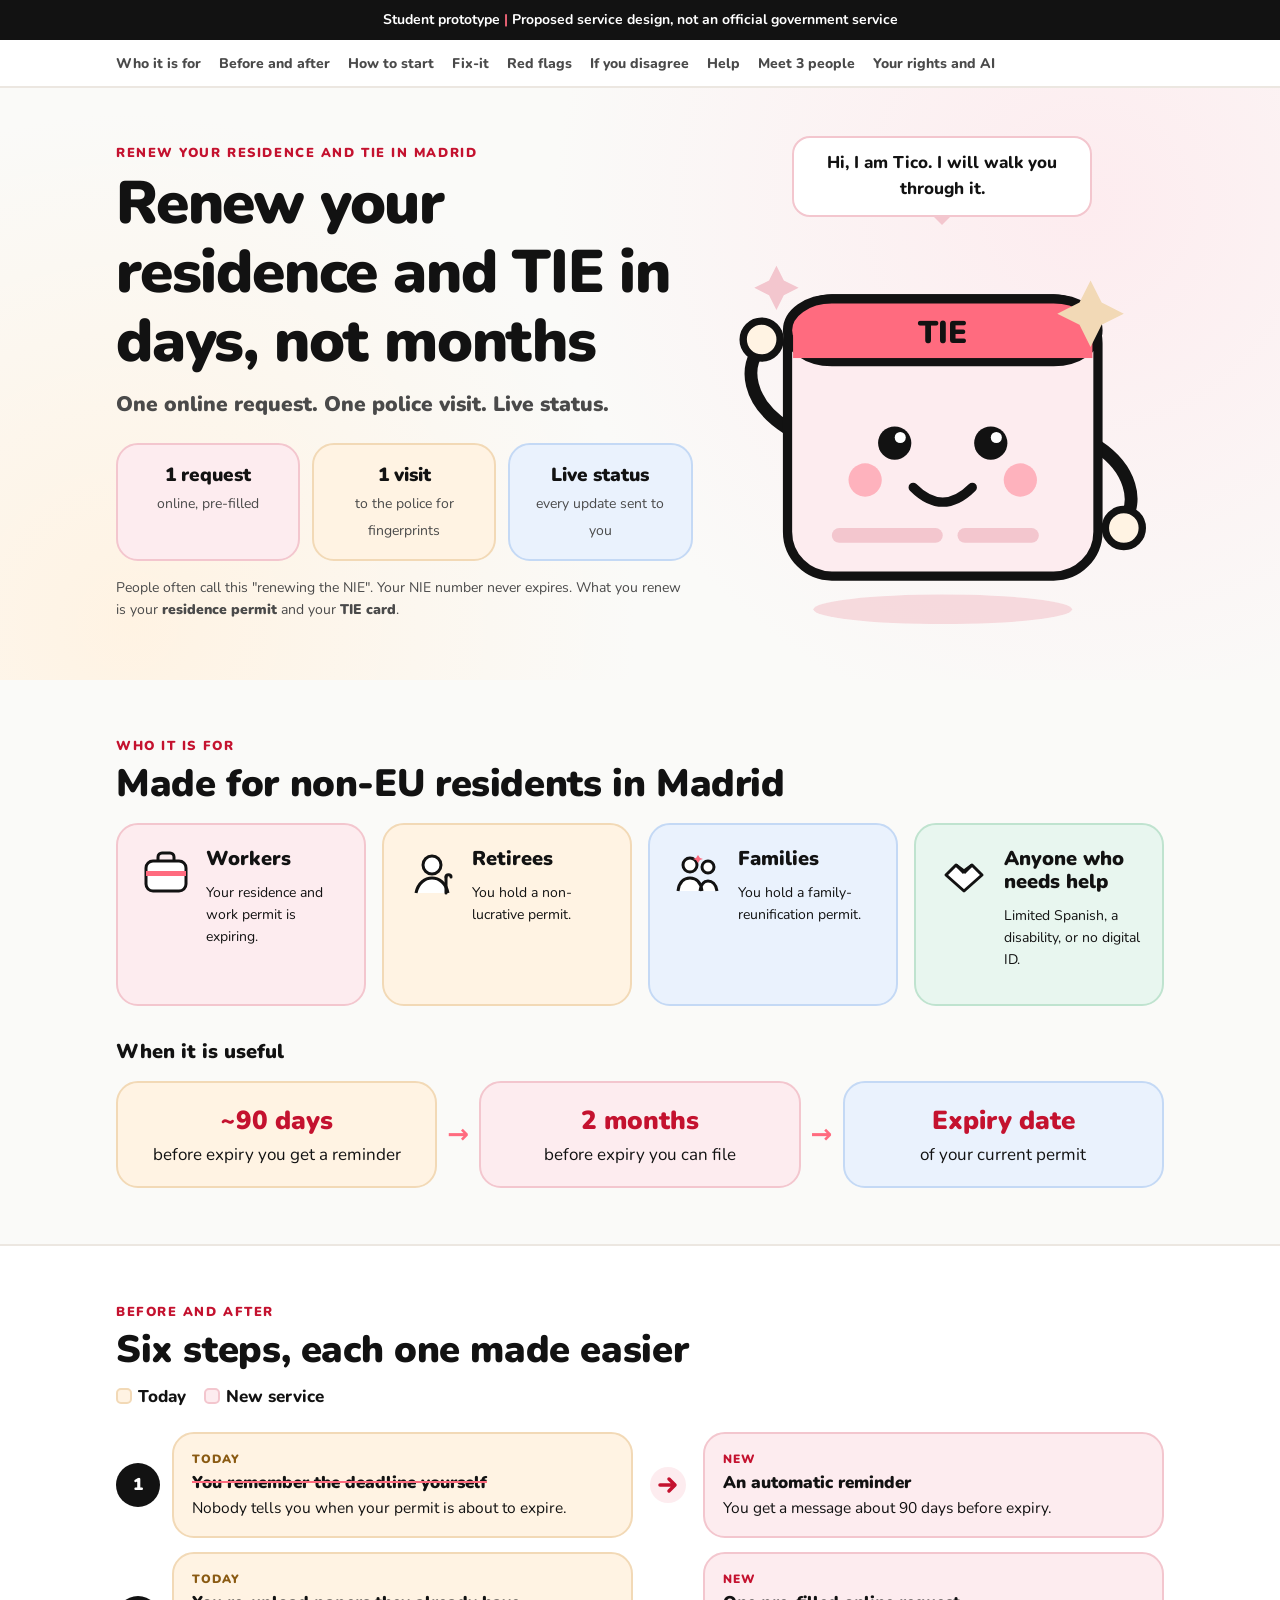
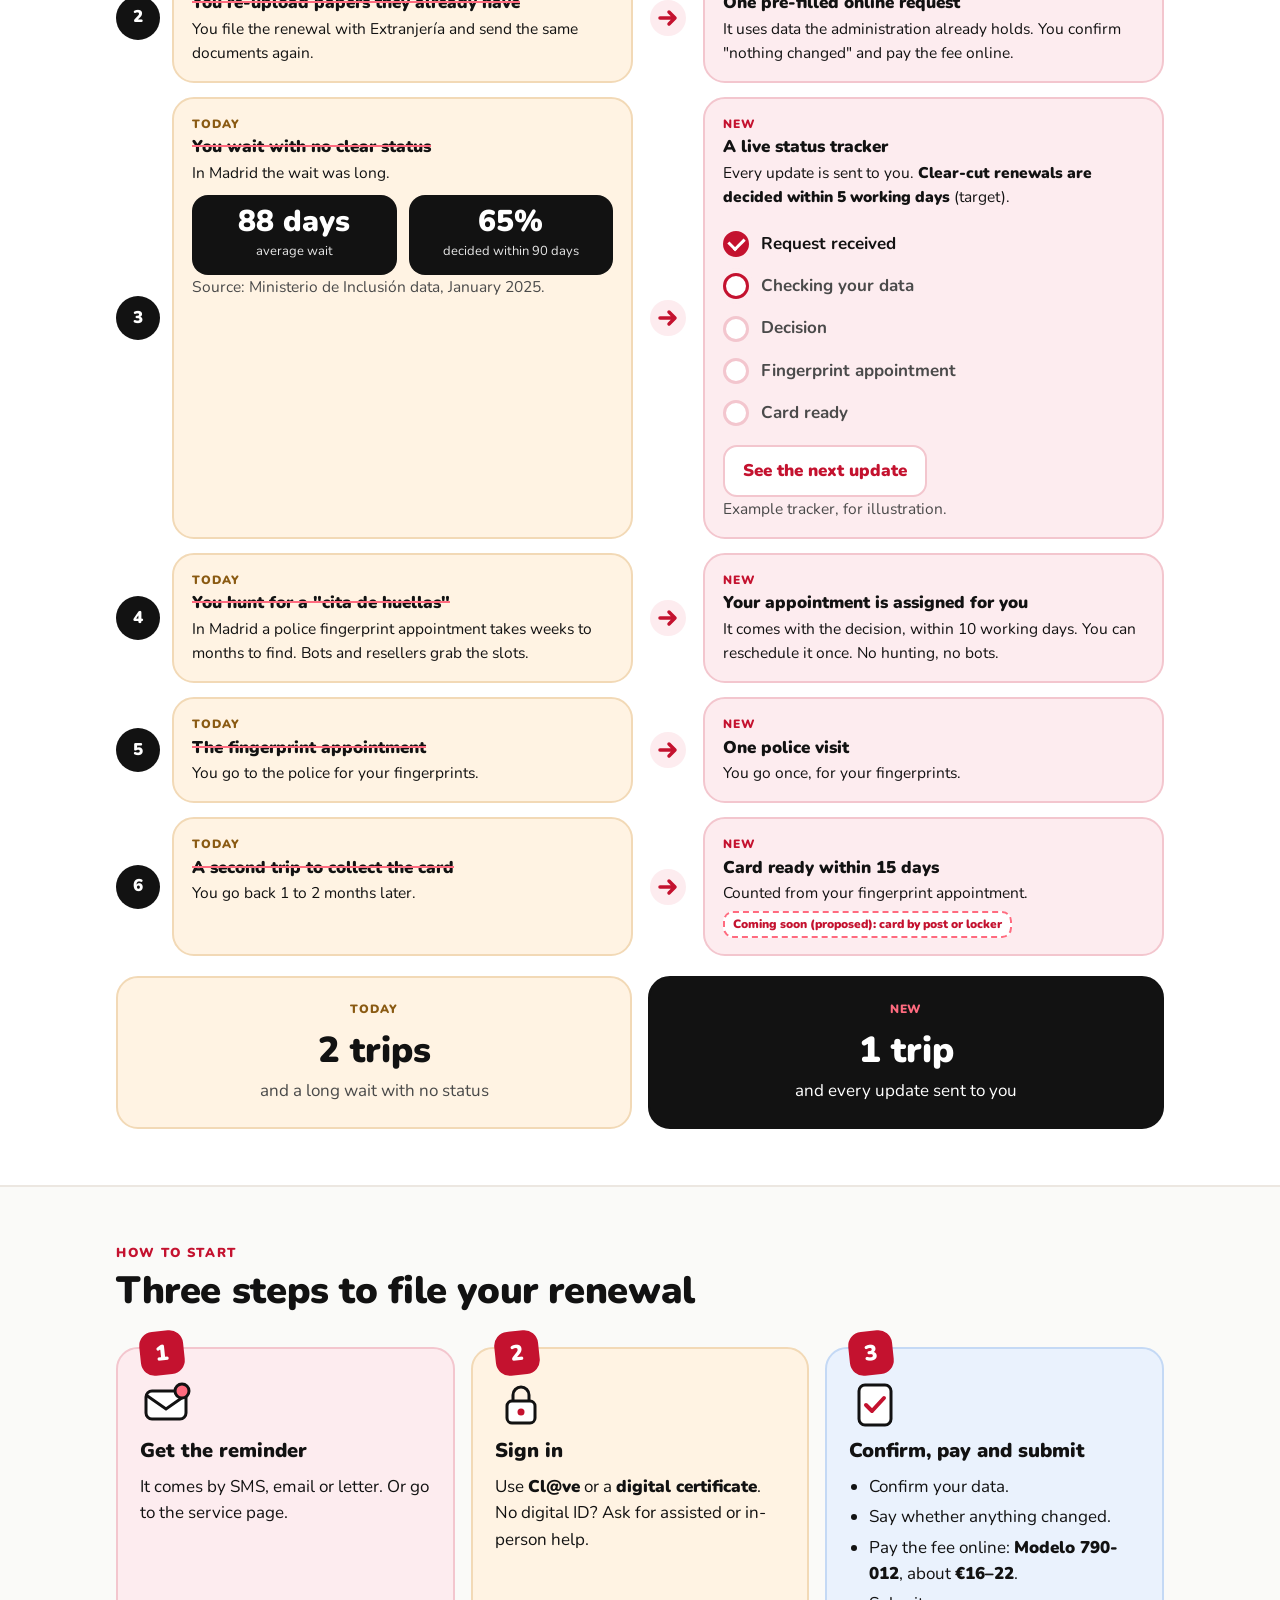
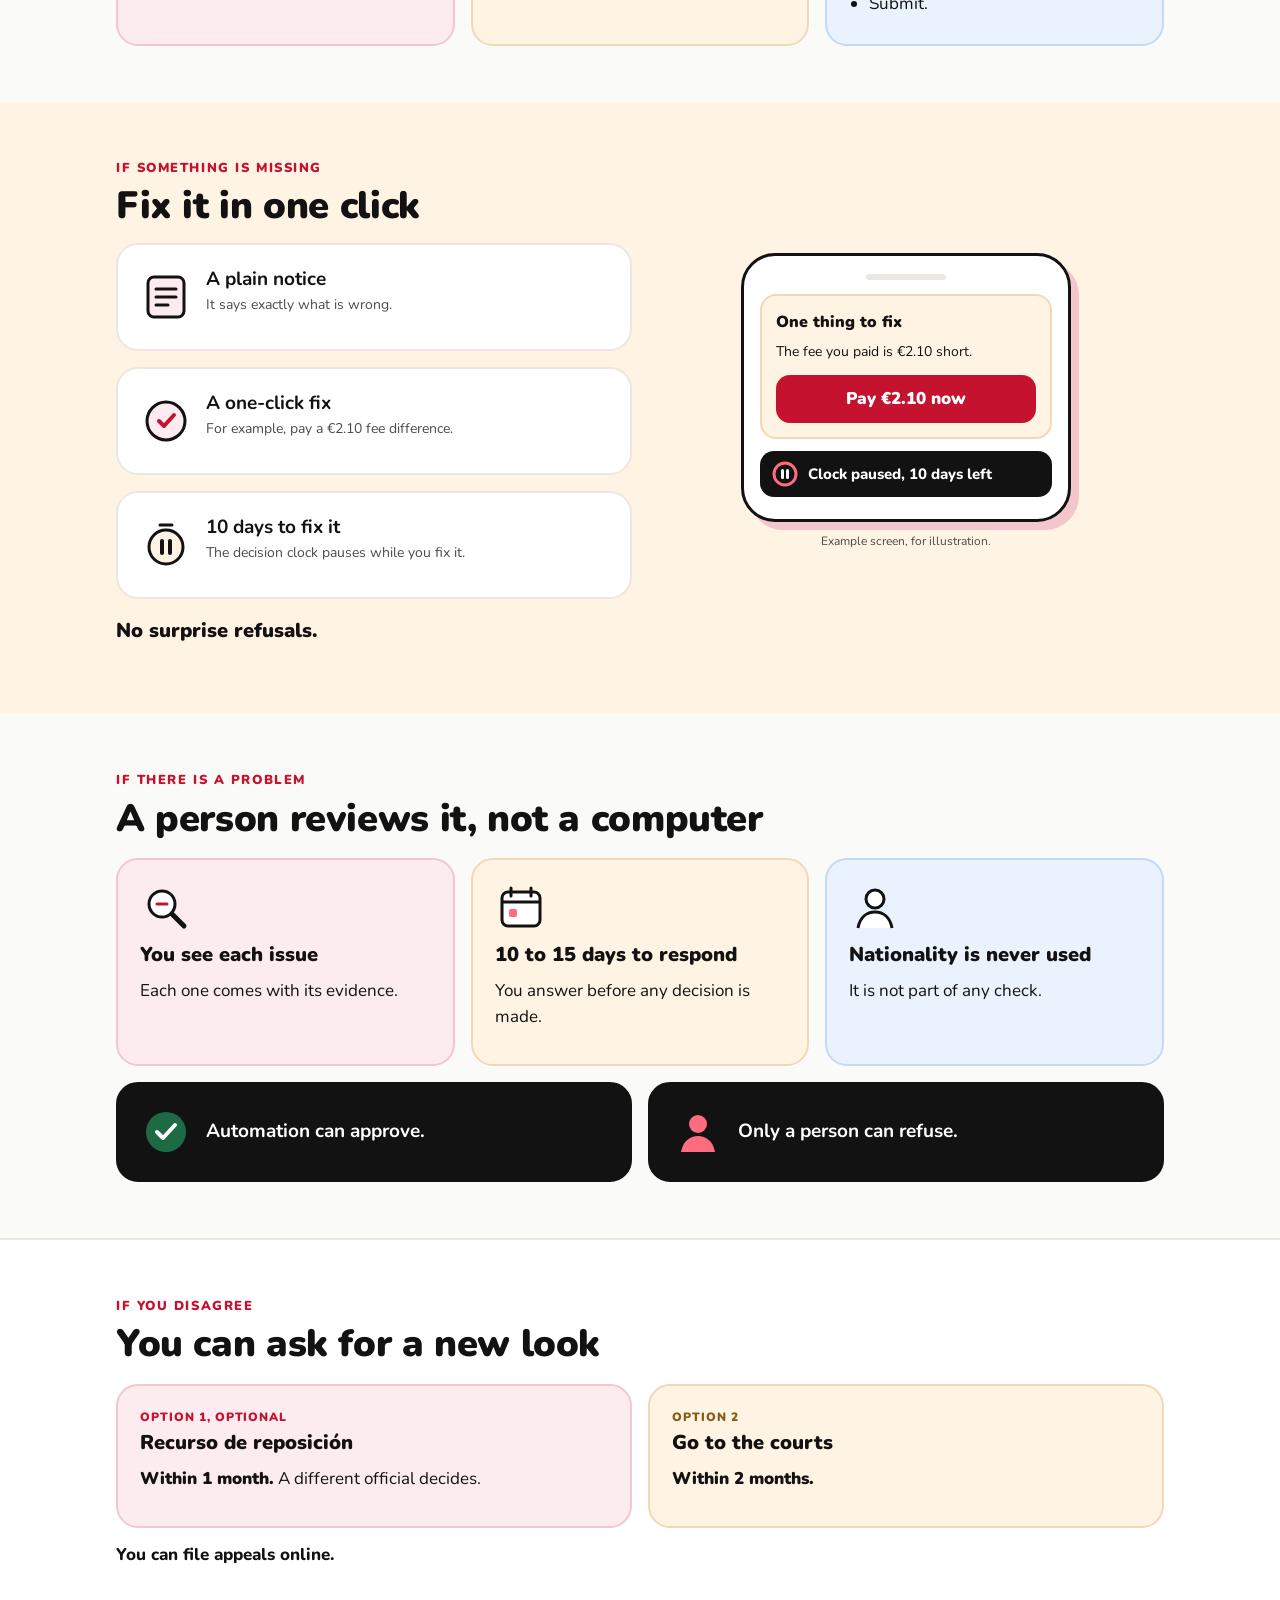
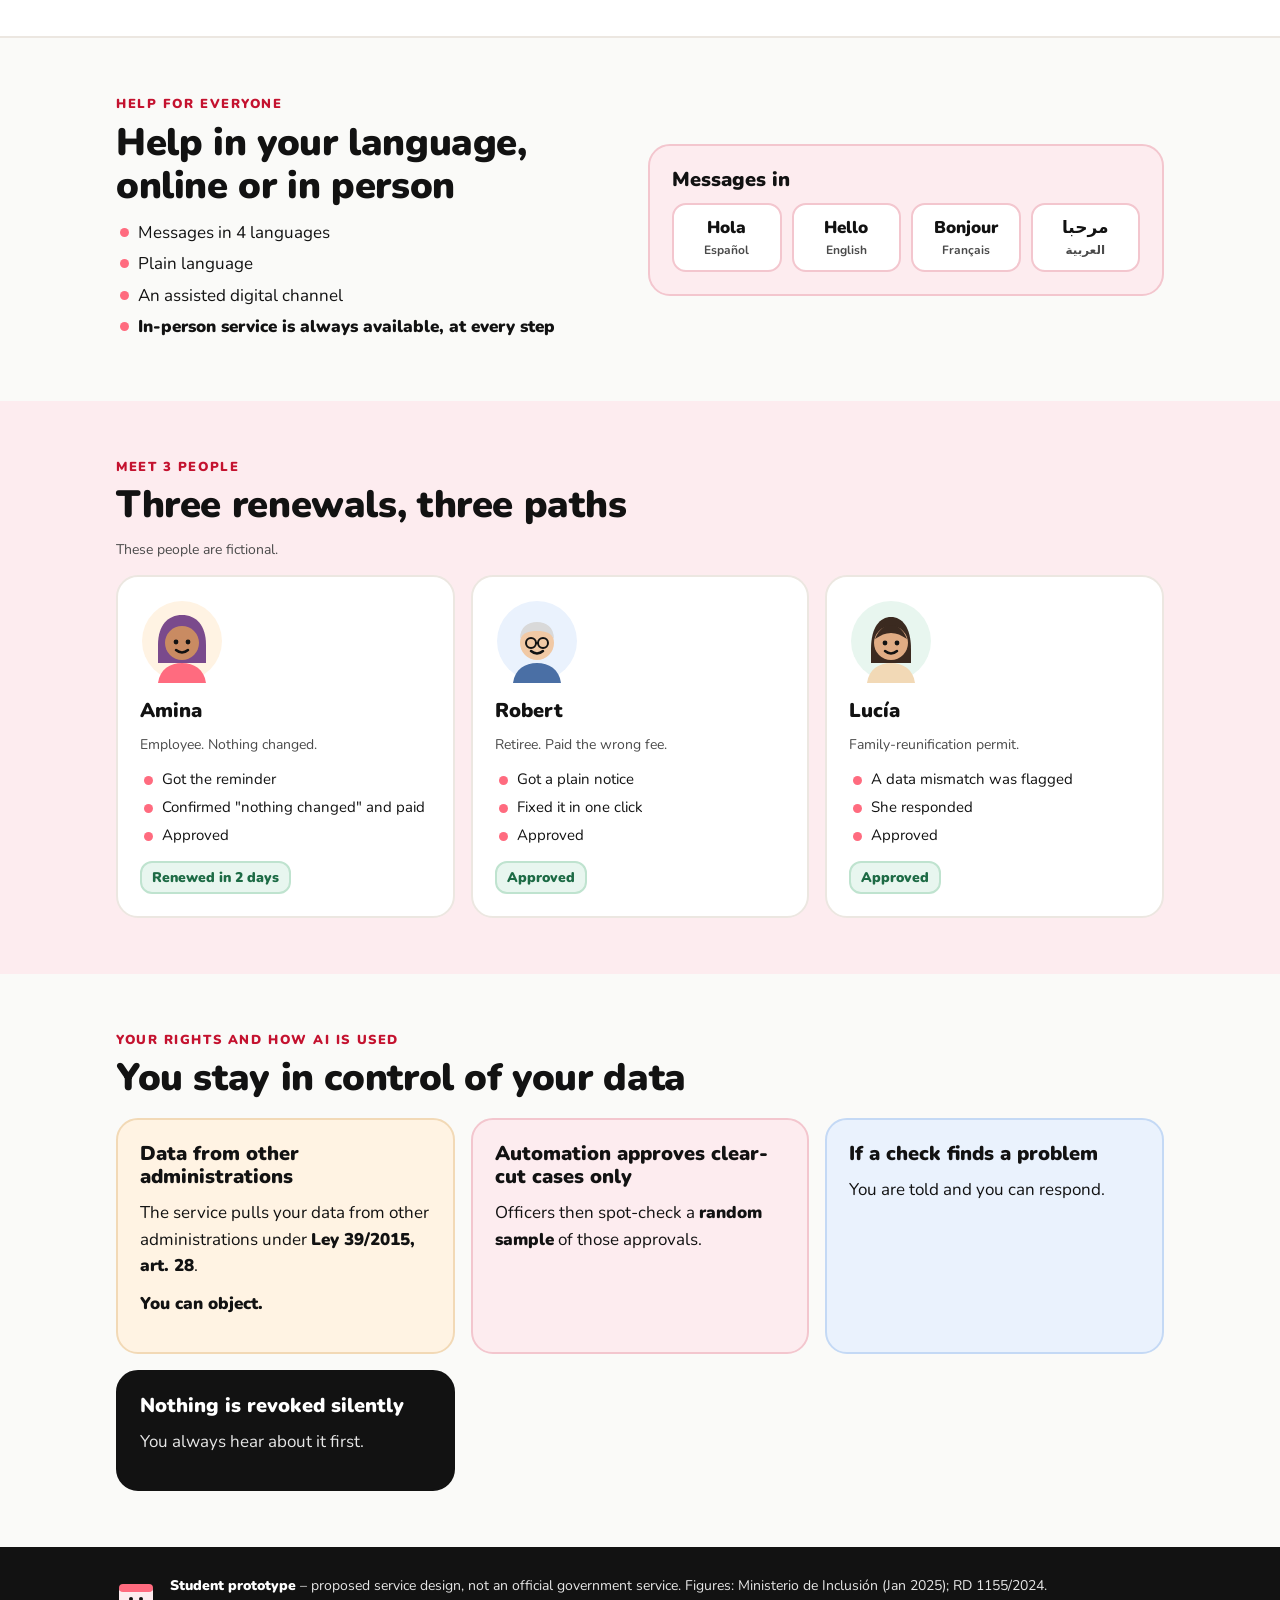
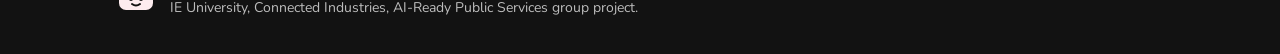
<file: Citizen guide - TIE renewal (long version).html>
<!doctype html>
<html lang="en">
<head>
<meta charset="utf-8">
<meta name="viewport" content="width=device-width, initial-scale=1">
<title>TIE Renewal Guide</title>
<meta name="description" content="Student prototype. A citizen guide to a proposed service for renewing residence and the TIE card in Madrid.">
<link rel="preconnect" href="https://fonts.googleapis.com">
<link rel="preconnect" href="https://fonts.gstatic.com" crossorigin>
<link href="https://fonts.googleapis.com/css2?family=Nunito:wght@400;600;700;800;900&display=swap" rel="stylesheet">
<style>
:root{
  --bg:#fafaf8; --ink:#121212; --grey:#4a4a4a;
  --red:#c4122f; --red2:#e61c39; --red3:#ff6b7f;
  --pink:#fdecef; --pink-s:#f3c6ce;
  --cream:#fff3e3; --cream-s:#f2d9b6;
  --mint:#e8f6ef; --mint-s:#bfe3cf; --mint-ink:#1d6b45;
  --sky:#eaf2fd; --sky-s:#c4d9f5;
  --dark:#121212; --on-dark:#ffffff;
  --card:#ffffff; --line:#ece7e1;
  --radius:22px;
}
*{box-sizing:border-box}
html{scroll-behavior:smooth}
@media (prefers-reduced-motion:reduce){html{scroll-behavior:auto}*{animation:none!important;transition:none!important}}
body{margin:0;background:var(--bg);color:var(--ink);font-family:"Nunito",system-ui,-apple-system,"Segoe UI",sans-serif;font-size:17px;line-height:1.55;overflow-x:hidden}
img,svg{max-width:100%}
a{color:var(--red)}
a:focus-visible,button:focus-visible{outline:3px solid var(--red);outline-offset:3px;border-radius:8px}
.skip{position:absolute;left:-999px;top:8px;background:var(--ink);color:#fff;padding:8px 14px;border-radius:10px;z-index:10}
.skip:focus{left:16px}
.wrap{max-width:1080px;margin:0 auto;padding:0 16px}
section{padding:56px 0}
.label{display:block;font-size:13px;font-weight:900;letter-spacing:.12em;text-transform:uppercase;color:var(--red);margin-bottom:6px}
h1,h2,h3{line-height:1.15;margin:0 0 12px;font-weight:900}
h1{font-size:clamp(34px,6.2vw,60px);letter-spacing:-.02em}
h2{font-size:clamp(26px,4vw,38px);letter-spacing:-.01em}
h3{font-size:20px}
p{margin:0 0 12px}
.lead{font-size:clamp(18px,2.3vw,21px);color:var(--grey);max-width:640px}
.card{background:var(--card);border:2px solid var(--line);border-radius:var(--radius);padding:22px}
.pink{background:var(--pink);border-color:var(--pink-s)}
.cream{background:var(--cream);border-color:var(--cream-s)}
.mint{background:var(--mint);border-color:var(--mint-s)}
.sky{background:var(--sky);border-color:var(--sky-s)}
.dark{background:var(--dark);border-color:var(--dark);color:var(--on-dark)}
.dark p{color:#e6e6e6}
.grid{display:grid;gap:16px}
.g2{grid-template-columns:repeat(auto-fit,minmax(min(100%,300px),1fr))}
.g3{grid-template-columns:repeat(auto-fit,minmax(min(100%,260px),1fr))}
.g4{grid-template-columns:repeat(auto-fit,minmax(min(100%,210px),1fr))}
.icon{width:52px;height:52px;flex:none}
.row{display:flex;gap:14px;align-items:flex-start}
.muted{color:var(--grey)}
.small{font-size:14px}
strong{font-weight:900}

/* top bar */
.proto{background:var(--ink);color:#fff;font-size:14px;font-weight:700;text-align:center;padding:9px 16px}
.proto span{color:var(--red3)}
nav.toc{background:#fff;border-bottom:2px solid var(--line);position:sticky;top:0;z-index:5}
nav.toc ul{list-style:none;margin:0 auto;padding:10px 16px;display:flex;gap:18px;overflow-x:auto;max-width:1080px;scrollbar-width:none}
nav.toc ul::-webkit-scrollbar{display:none}
nav.toc a{color:var(--grey);text-decoration:none;font-weight:800;font-size:14px;white-space:nowrap}
nav.toc a:hover{color:var(--red)}

/* hero */
.hero{padding:48px 0 40px;background:radial-gradient(circle at 85% 20%,var(--pink) 0,transparent 45%),radial-gradient(circle at 10% 90%,var(--cream) 0,transparent 40%)}
.hero-grid{display:grid;grid-template-columns:1.3fr 1fr;gap:28px;align-items:center}
.promise{display:grid;grid-template-columns:repeat(3,1fr);gap:12px;margin-top:22px}
.promise .card{padding:16px;text-align:center}
.promise b{display:block;font-size:19px;font-weight:900}
.promise span{font-size:14px;color:var(--grey)}
.mascot{animation:bob 3.5s ease-in-out infinite}
@keyframes bob{0%,100%{transform:translateY(0)}50%{transform:translateY(-8px)}}
.speech{background:#fff;border:2px solid var(--pink-s);border-radius:18px;padding:12px 16px;font-weight:800;max-width:300px;margin:0 auto 8px;position:relative;text-align:center}
.speech:after{content:"";position:absolute;bottom:-10px;left:50%;margin-left:-9px;border:9px solid transparent;border-top-color:var(--pink-s);border-bottom:0}
.note{font-size:14px;color:var(--grey);margin-top:16px}

/* who */
.when{display:grid;grid-template-columns:1fr auto 1fr auto 1fr;gap:10px;align-items:center;margin-top:18px}
.when .card{text-align:center;padding:18px}
.when b{display:block;font-size:26px;font-weight:900;color:var(--red)}
.arrow{font-size:26px;color:var(--red3);font-weight:900;text-align:center}

/* journey */
.legend{display:flex;gap:18px;flex-wrap:wrap;margin:6px 0 22px;font-weight:800}
.legend i{display:inline-block;width:16px;height:16px;border-radius:5px;vertical-align:-2px;margin-right:6px}
.step{display:grid;grid-template-columns:44px 1fr 46px 1fr;gap:12px;align-items:stretch;margin-bottom:14px}
.num{width:44px;height:44px;border-radius:50%;background:var(--ink);color:#fff;font-weight:900;display:grid;place-items:center;align-self:center}
.step .card{padding:16px 18px}
.step h3{font-size:17px;margin-bottom:4px}
.step p{margin:0;font-size:15.5px}
.tag{font-size:12px;font-weight:900;letter-spacing:.08em;text-transform:uppercase;display:block;margin-bottom:4px}
.today .tag{color:#8a5a12}
.new .tag{color:var(--red)}
.today{position:relative}
.today h3{text-decoration:line-through;text-decoration-color:var(--red3);text-decoration-thickness:2px}
.swap{display:grid;place-items:center}
.swap svg{width:40px;height:40px}
.statbox{display:grid;grid-template-columns:1fr 1fr;gap:12px;margin-top:10px}
.stat{background:var(--dark);color:#fff;border-radius:16px;padding:12px;text-align:center}
.stat b{font-size:30px;font-weight:900;display:block;line-height:1}
.stat span{font-size:13px;color:#e6e6e6}
.src{font-size:12.5px;color:var(--grey);margin-top:8px}
.soon{display:inline-block;background:#fff;border:2px dashed var(--red3);color:var(--red);font-weight:900;font-size:12px;border-radius:10px;padding:2px 8px;margin-top:6px}
.total{display:grid;grid-template-columns:1fr 1fr;gap:16px;margin-top:20px}
.total .card{text-align:center}
.total b{font-size:clamp(26px,4vw,36px);display:block;font-weight:900}

/* tracker demo */
.tracker{list-style:none;margin:14px 0 0;padding:0}
.tracker li{display:flex;gap:12px;align-items:center;padding:8px 0;font-weight:700;color:var(--grey)}
.tracker .dot{width:26px;height:26px;border-radius:50%;border:3px solid var(--pink-s);background:#fff;flex:none;display:grid;place-items:center;transition:all .3s}
.tracker li.done{color:var(--ink)}
.tracker li.done .dot{background:var(--red);border-color:var(--red)}
.tracker li.done .dot:after{content:"";width:8px;height:12px;border:solid #fff;border-width:0 3px 3px 0;transform:rotate(45deg) translate(-1px,-1px)}
.tracker li.now .dot{border-color:var(--red);box-shadow:0 0 0 5px var(--pink)}
.btn{font:inherit;font-weight:900;background:var(--red);color:#fff;border:0;border-radius:14px;padding:11px 18px;cursor:pointer;margin-top:10px}
.btn:hover{background:#a50f27}
.btn.ghost{background:#fff;color:var(--red);border:2px solid var(--pink-s)}

/* steps */
.three{counter-reset:s}
.three .card{position:relative;padding-top:30px}
.big-n{position:absolute;top:-18px;left:22px;width:44px;height:44px;border-radius:14px;background:var(--red);color:#fff;font-weight:900;font-size:22px;display:grid;place-items:center;transform:rotate(-6deg)}
.three ul{margin:8px 0 0;padding-left:20px}
.three li{margin-bottom:4px}

/* notice mock */
.phone{max-width:330px;margin:0 auto;background:#fff;border:3px solid var(--ink);border-radius:34px;padding:18px 16px 22px;box-shadow:8px 8px 0 var(--pink-s)}
.phone .bar{width:80px;height:6px;border-radius:6px;background:var(--line);margin:0 auto 14px}
.notice{background:var(--cream);border:2px solid var(--cream-s);border-radius:16px;padding:14px}
.notice h4{margin:0 0 6px;font-size:16px;font-weight:900}
.clock{display:flex;align-items:center;gap:10px;background:var(--ink);color:#fff;border-radius:14px;padding:10px 12px;margin-top:12px;font-weight:800;font-size:15px}
.ex{font-size:12px;color:var(--grey);text-align:center;margin-top:10px}

/* rule cards */
.rule{display:flex;gap:14px;align-items:center}
.rule b{font-size:19px;line-height:1.25}

/* people */
.person{text-align:left}
.person .face{width:84px;height:84px;margin-bottom:8px}
.person .result{display:inline-block;margin-top:8px;background:var(--mint);border:2px solid var(--mint-s);color:var(--mint-ink);font-weight:900;border-radius:12px;padding:4px 10px;font-size:14px}
.mini{list-style:none;padding:0;margin:10px 0 0;font-size:15px}
.mini li{padding-left:22px;position:relative;margin-bottom:5px}
.mini li:before{content:"";position:absolute;left:4px;top:8px;width:9px;height:9px;border-radius:50%;background:var(--red3)}

/* langs */
.langs{display:grid;grid-template-columns:repeat(4,1fr);gap:10px;margin-top:12px}
.langs div{background:#fff;border:2px solid var(--pink-s);border-radius:14px;padding:10px;text-align:center;font-weight:900}
.langs small{display:block;font-weight:700;color:var(--grey);font-size:12px}

footer{background:var(--ink);color:#e6e6e6;padding:28px 0 36px;font-size:14px}
footer strong{color:#fff}
footer .wrap{display:flex;gap:14px;align-items:center}

@media (max-width:820px){
  .hero-grid{grid-template-columns:1fr}
  .hero-art{order:-1;max-width:260px;margin:0 auto}
  .step{grid-template-columns:1fr;gap:8px;padding:14px;border-radius:var(--radius);background:#fff;border:2px solid var(--line)}
  .num{width:36px;height:36px}
  .swap svg{transform:rotate(90deg);width:32px;height:32px}
  .when{grid-template-columns:1fr}
  .when .arrow{transform:rotate(90deg)}
}
@media (max-width:520px){
  body{font-size:16px}
  section{padding:40px 0}
  .promise{grid-template-columns:1fr}
  .langs{grid-template-columns:repeat(2,1fr)}
  .total{grid-template-columns:1fr}
}
</style>
</head>
<body>
<a class="skip" href="#main">Skip to the guide</a>

<div class="proto" role="note">Student prototype <span>|</span> Proposed service design, not an official government service</div>

<nav class="toc" aria-label="Sections of this guide">
  <ul>
    <li><a href="#who">Who it is for</a></li>
    <li><a href="#journey">Before and after</a></li>
    <li><a href="#start">How to start</a></li>
    <li><a href="#fix">Fix-it</a></li>
    <li><a href="#flags">Red flags</a></li>
    <li><a href="#appeal">If you disagree</a></li>
    <li><a href="#help">Help</a></li>
    <li><a href="#people">Meet 3 people</a></li>
    <li><a href="#rights">Your rights and AI</a></li>
  </ul>
</nav>

<main id="main">

<!-- 1 HERO -->
<header class="hero">
  <div class="wrap hero-grid">
    <div>
      <span class="label">Renew your residence and TIE in Madrid</span>
      <h1>Renew your residence and TIE in days, not months</h1>
      <p class="lead"><strong>One online request. One police visit. Live status.</strong></p>
      <div class="promise">
        <div class="card pink"><b>1 request</b><span>online, pre-filled</span></div>
        <div class="card cream"><b>1 visit</b><span>to the police for fingerprints</span></div>
        <div class="card sky"><b>Live status</b><span>every update sent to you</span></div>
      </div>
      <p class="note">People often call this "renewing the NIE". Your NIE number never expires. What you renew is your <strong>residence permit</strong> and your <strong>TIE card</strong>.</p>
    </div>
    <div class="hero-art">
      <p class="speech">Hi, I am Tico. I will walk you through it.</p>
      <svg class="mascot" viewBox="0 0 240 220" role="img" aria-label="Tico, a smiling cartoon ID card with arms, waving hello">
        <ellipse cx="120" cy="208" rx="70" ry="8" fill="#f3c6ce" opacity=".6"/>
        <path d="M36 110 C14 96 12 76 22 66" stroke="#121212" stroke-width="7" fill="none" stroke-linecap="round"/>
        <circle cx="22" cy="62" r="10" fill="#fff3e3" stroke="#121212" stroke-width="4"/>
        <path d="M204 120 C222 132 226 150 218 160" stroke="#121212" stroke-width="7" fill="none" stroke-linecap="round"/>
        <circle cx="218" cy="164" r="10" fill="#fff3e3" stroke="#121212" stroke-width="4"/>
        <rect x="36" y="40" width="168" height="150" rx="24" fill="#fdecef" stroke="#121212" stroke-width="5"/>
        <rect x="36" y="40" width="168" height="34" rx="24" fill="#ff6b7f" stroke="#121212" stroke-width="5"/>
        <rect x="39" y="60" width="162" height="12" fill="#ff6b7f"/>
        <text x="120" y="64" text-anchor="middle" font-family="Nunito,sans-serif" font-weight="900" font-size="17" fill="#121212">TIE</text>
        <circle cx="94" cy="118" r="9" fill="#121212"/><circle cx="146" cy="118" r="9" fill="#121212"/>
        <circle cx="97" cy="115" r="3" fill="#fff"/><circle cx="149" cy="115" r="3" fill="#fff"/>
        <circle cx="78" cy="138" r="9" fill="#ff6b7f" opacity=".45"/><circle cx="162" cy="138" r="9" fill="#ff6b7f" opacity=".45"/>
        <path d="M104 142 Q120 158 136 142" stroke="#121212" stroke-width="5" fill="none" stroke-linecap="round"/>
        <rect x="60" y="164" width="60" height="8" rx="4" fill="#f3c6ce"/><rect x="128" y="164" width="44" height="8" rx="4" fill="#f3c6ce"/>
        <path d="M200 30 l6 12 l12 6 l-12 6 l-6 12 l-6 -12 l-12 -6 l12 -6z" fill="#f2d9b6"/>
        <path d="M30 22 l4 8 l8 4 l-8 4 l-4 8 l-4 -8 l-8 -4 l8 -4z" fill="#f3c6ce"/>
      </svg>
    </div>
  </div>
</header>

<!-- 2 WHO -->
<section id="who" aria-labelledby="who-h">
  <div class="wrap">
    <span class="label">Who it is for</span>
    <h2 id="who-h">Made for non-EU residents in Madrid</h2>
    <div class="grid g4" style="margin-top:18px">
      <div class="card pink row">
        <svg class="icon" viewBox="0 0 52 52" aria-hidden="true"><rect x="6" y="14" width="40" height="30" rx="7" fill="#fff" stroke="#121212" stroke-width="3"/><path d="M18 14v-4a4 4 0 0 1 4-4h8a4 4 0 0 1 4 4v4" fill="none" stroke="#121212" stroke-width="3"/><rect x="6" y="24" width="40" height="5" fill="#ff6b7f"/></svg>
        <div><h3>Workers</h3><p class="small">Your residence and work permit is expiring.</p></div>
      </div>
      <div class="card cream row">
        <svg class="icon" viewBox="0 0 52 52" aria-hidden="true"><circle cx="26" cy="18" r="9" fill="#fff" stroke="#121212" stroke-width="3"/><path d="M10 46c2-10 9-15 16-15s14 5 16 15" fill="#fff" stroke="#121212" stroke-width="3"/><path d="M40 30v16" stroke="#121212" stroke-width="3" stroke-linecap="round"/><path d="M40 30c0-3 5-3 5 0" fill="none" stroke="#121212" stroke-width="3" stroke-linecap="round"/></svg>
        <div><h3>Retirees</h3><p class="small">You hold a non-lucrative permit.</p></div>
      </div>
      <div class="card sky row">
        <svg class="icon" viewBox="0 0 52 52" aria-hidden="true"><circle cx="18" cy="18" r="7" fill="#fff" stroke="#121212" stroke-width="3"/><circle cx="36" cy="20" r="6" fill="#fff" stroke="#121212" stroke-width="3"/><path d="M6 44c1-9 6-13 12-13s11 4 12 13M28 44c1-7 4-10 8-10s8 3 9 10" fill="#fff" stroke="#121212" stroke-width="3"/><path d="M26 8l2 3 3 1-3 1-2 3-2-3-3-1 3-1z" fill="#ff6b7f"/></svg>
        <div><h3>Families</h3><p class="small">You hold a family-reunification permit.</p></div>
      </div>
      <div class="card mint row">
        <svg class="icon" viewBox="0 0 52 52" aria-hidden="true"><path d="M8 28l10-10 8 6 8-6 10 10-18 16z" fill="#fff" stroke="#121212" stroke-width="3" stroke-linejoin="round"/><path d="M18 18l8 8M34 18l-8 8" stroke="#121212" stroke-width="3"/></svg>
        <div><h3>Anyone who needs help</h3><p class="small">Limited Spanish, a disability, or no digital ID.</p></div>
      </div>
    </div>

    <h3 style="margin-top:34px">When it is useful</h3>
    <div class="when" role="list">
      <div class="card cream" role="listitem"><b>~90 days</b>before expiry you get a reminder</div>
      <div class="arrow" aria-hidden="true">&rarr;</div>
      <div class="card pink" role="listitem"><b>2 months</b>before expiry you can file</div>
      <div class="arrow" aria-hidden="true">&rarr;</div>
      <div class="card sky" role="listitem"><b>Expiry date</b>of your current permit</div>
    </div>
  </div>
</section>

<!-- 3 JOURNEY -->
<section id="journey" aria-labelledby="journey-h" style="background:#fff;border-top:2px solid var(--line);border-bottom:2px solid var(--line)">
  <div class="wrap">
    <span class="label">Before and after</span>
    <h2 id="journey-h">Six steps, each one made easier</h2>
    <div class="legend" aria-hidden="true">
      <span><i style="background:var(--cream);border:2px solid var(--cream-s)"></i>Today</span>
      <span><i style="background:var(--pink);border:2px solid var(--pink-s)"></i>New service</span>
    </div>

    <ol style="list-style:none;padding:0;margin:0">
      <li class="step">
        <div class="num" aria-hidden="true">1</div>
        <div class="card cream today"><span class="tag">Today</span><h3>You remember the deadline yourself</h3><p>Nobody tells you when your permit is about to expire.</p></div>
        <div class="swap" aria-hidden="true"><svg viewBox="0 0 40 40"><circle cx="20" cy="20" r="18" fill="#fdecef"/><path d="M12 20h14m-5-6 6 6-6 6" stroke="#c4122f" stroke-width="3.5" fill="none" stroke-linecap="round" stroke-linejoin="round"/></svg></div>
        <div class="card pink new"><span class="tag">New</span><h3>An automatic reminder</h3><p>You get a message about 90 days before expiry.</p></div>
      </li>
      <li class="step">
        <div class="num" aria-hidden="true">2</div>
        <div class="card cream today"><span class="tag">Today</span><h3>You re-upload papers they already have</h3><p>You file the renewal with Extranjería and send the same documents again.</p></div>
        <div class="swap" aria-hidden="true"><svg viewBox="0 0 40 40"><circle cx="20" cy="20" r="18" fill="#fdecef"/><path d="M12 20h14m-5-6 6 6-6 6" stroke="#c4122f" stroke-width="3.5" fill="none" stroke-linecap="round" stroke-linejoin="round"/></svg></div>
        <div class="card pink new"><span class="tag">New</span><h3>One pre-filled online request</h3><p>It uses data the administration already holds. You confirm "nothing changed" and pay the fee online.</p></div>
      </li>
      <li class="step">
        <div class="num" aria-hidden="true">3</div>
        <div class="card cream today"><span class="tag">Today</span><h3>You wait with no clear status</h3><p>In Madrid the wait was long.</p>
          <div class="statbox">
            <div class="stat"><b>88 days</b><span>average wait</span></div>
            <div class="stat"><b>65%</b><span>decided within 90 days</span></div>
          </div>
          <p class="src">Source: Ministerio de Inclusión data, January 2025.</p>
        </div>
        <div class="swap" aria-hidden="true"><svg viewBox="0 0 40 40"><circle cx="20" cy="20" r="18" fill="#fdecef"/><path d="M12 20h14m-5-6 6 6-6 6" stroke="#c4122f" stroke-width="3.5" fill="none" stroke-linecap="round" stroke-linejoin="round"/></svg></div>
        <div class="card pink new"><span class="tag">New</span><h3>A live status tracker</h3><p>Every update is sent to you. <strong>Clear-cut renewals are decided within 5 working days</strong> (target).</p>
          <ol class="tracker" id="tracker" aria-live="polite">
            <li class="done"><span class="dot" aria-hidden="true"></span>Request received</li>
            <li class="now"><span class="dot" aria-hidden="true"></span>Checking your data</li>
            <li><span class="dot" aria-hidden="true"></span>Decision</li>
            <li><span class="dot" aria-hidden="true"></span>Fingerprint appointment</li>
            <li><span class="dot" aria-hidden="true"></span>Card ready</li>
          </ol>
          <button class="btn ghost" id="trackBtn" type="button">See the next update</button>
          <p class="src">Example tracker, for illustration.</p>
        </div>
      </li>
      <li class="step">
        <div class="num" aria-hidden="true">4</div>
        <div class="card cream today"><span class="tag">Today</span><h3>You hunt for a "cita de huellas"</h3><p>In Madrid a police fingerprint appointment takes weeks to months to find. Bots and resellers grab the slots.</p></div>
        <div class="swap" aria-hidden="true"><svg viewBox="0 0 40 40"><circle cx="20" cy="20" r="18" fill="#fdecef"/><path d="M12 20h14m-5-6 6 6-6 6" stroke="#c4122f" stroke-width="3.5" fill="none" stroke-linecap="round" stroke-linejoin="round"/></svg></div>
        <div class="card pink new"><span class="tag">New</span><h3>Your appointment is assigned for you</h3><p>It comes with the decision, within 10 working days. You can reschedule it once. No hunting, no bots.</p></div>
      </li>
      <li class="step">
        <div class="num" aria-hidden="true">5</div>
        <div class="card cream today"><span class="tag">Today</span><h3>The fingerprint appointment</h3><p>You go to the police for your fingerprints.</p></div>
        <div class="swap" aria-hidden="true"><svg viewBox="0 0 40 40"><circle cx="20" cy="20" r="18" fill="#fdecef"/><path d="M12 20h14m-5-6 6 6-6 6" stroke="#c4122f" stroke-width="3.5" fill="none" stroke-linecap="round" stroke-linejoin="round"/></svg></div>
        <div class="card pink new"><span class="tag">New</span><h3>One police visit</h3><p>You go once, for your fingerprints.</p></div>
      </li>
      <li class="step">
        <div class="num" aria-hidden="true">6</div>
        <div class="card cream today"><span class="tag">Today</span><h3>A second trip to collect the card</h3><p>You go back 1 to 2 months later.</p></div>
        <div class="swap" aria-hidden="true"><svg viewBox="0 0 40 40"><circle cx="20" cy="20" r="18" fill="#fdecef"/><path d="M12 20h14m-5-6 6 6-6 6" stroke="#c4122f" stroke-width="3.5" fill="none" stroke-linecap="round" stroke-linejoin="round"/></svg></div>
        <div class="card pink new"><span class="tag">New</span><h3>Card ready within 15 days</h3><p>Counted from your fingerprint appointment.</p><span class="soon">Coming soon (proposed): card by post or locker</span></div>
      </li>
    </ol>

    <div class="total">
      <div class="card cream"><span class="tag" style="color:#8a5a12">Today</span><b>2 trips</b><span class="muted">and a long wait with no status</span></div>
      <div class="card dark"><span class="tag" style="color:var(--red3)">New</span><b>1 trip</b><span>and every update sent to you</span></div>
    </div>
  </div>
</section>

<!-- 4 START -->
<section id="start" aria-labelledby="start-h">
  <div class="wrap">
    <span class="label">How to start</span>
    <h2 id="start-h">Three steps to file your renewal</h2>
    <div class="grid g3 three" style="margin-top:34px">
      <div class="card pink">
        <div class="big-n" aria-hidden="true">1</div>
        <svg class="icon" viewBox="0 0 52 52" aria-hidden="true"><rect x="6" y="12" width="40" height="28" rx="6" fill="#fff" stroke="#121212" stroke-width="3"/><path d="M6 16l20 14 20-14" fill="none" stroke="#121212" stroke-width="3"/><circle cx="42" cy="12" r="7" fill="#ff6b7f" stroke="#121212" stroke-width="3"/></svg>
        <h3>Get the reminder</h3>
        <p>It comes by SMS, email or letter. Or go to the service page.</p>
      </div>
      <div class="card cream">
        <div class="big-n" aria-hidden="true">2</div>
        <svg class="icon" viewBox="0 0 52 52" aria-hidden="true"><rect x="12" y="22" width="28" height="22" rx="5" fill="#fff" stroke="#121212" stroke-width="3"/><path d="M18 22v-6a8 8 0 0 1 16 0v6" fill="none" stroke="#121212" stroke-width="3"/><circle cx="26" cy="33" r="3.5" fill="#c4122f"/></svg>
        <h3>Sign in</h3>
        <p>Use <strong>Cl@ve</strong> or a <strong>digital certificate</strong>. No digital ID? Ask for assisted or in-person help.</p>
      </div>
      <div class="card sky">
        <div class="big-n" aria-hidden="true">3</div>
        <svg class="icon" viewBox="0 0 52 52" aria-hidden="true"><rect x="10" y="6" width="32" height="40" rx="6" fill="#fff" stroke="#121212" stroke-width="3"/><path d="M17 26l6 6 12-13" fill="none" stroke="#c4122f" stroke-width="4" stroke-linecap="round" stroke-linejoin="round"/></svg>
        <h3>Confirm, pay and submit</h3>
        <ul>
          <li>Confirm your data.</li>
          <li>Say whether anything changed.</li>
          <li>Pay the fee online: <strong>Modelo 790-012</strong>, about <strong>&euro;16&ndash;22</strong>.</li>
          <li>Submit.</li>
        </ul>
      </div>
    </div>
  </div>
</section>

<!-- 5 FIX-IT -->
<section id="fix" aria-labelledby="fix-h" style="background:var(--cream)">
  <div class="wrap grid g2" style="align-items:center">
    <div>
      <span class="label">If something is missing</span>
      <h2 id="fix-h">Fix it in one click</h2>
      <div class="grid" style="margin-top:16px">
        <div class="card rule"><svg class="icon" viewBox="0 0 52 52" aria-hidden="true"><rect x="8" y="6" width="36" height="40" rx="6" fill="#fdecef" stroke="#121212" stroke-width="3"/><path d="M16 18h20M16 26h20M16 34h12" stroke="#121212" stroke-width="3" stroke-linecap="round"/></svg><div><b>A plain notice</b><p class="small muted">It says exactly what is wrong.</p></div></div>
        <div class="card rule"><svg class="icon" viewBox="0 0 52 52" aria-hidden="true"><circle cx="26" cy="26" r="19" fill="#fdecef" stroke="#121212" stroke-width="3"/><path d="M19 26l5 5 10-11" fill="none" stroke="#c4122f" stroke-width="4" stroke-linecap="round" stroke-linejoin="round"/></svg><div><b>A one-click fix</b><p class="small muted">For example, pay a &euro;2.10 fee difference.</p></div></div>
        <div class="card rule"><svg class="icon" viewBox="0 0 52 52" aria-hidden="true"><circle cx="26" cy="28" r="17" fill="#fff3e3" stroke="#121212" stroke-width="3"/><rect x="20" y="20" width="4" height="16" rx="2" fill="#121212"/><rect x="28" y="20" width="4" height="16" rx="2" fill="#121212"/><path d="M20 6h12" stroke="#121212" stroke-width="3" stroke-linecap="round"/></svg><div><b>10 days to fix it</b><p class="small muted">The decision clock pauses while you fix it.</p></div></div>
      </div>
      <p style="margin-top:16px;font-size:20px"><strong>No surprise refusals.</strong></p>
    </div>
    <div>
      <div class="phone" role="img" aria-label="Example phone screen. A notice says the fee paid is 2 euros 10 cents short, with a button to pay the difference, and a bar saying clock paused, 10 days left.">
        <div class="bar"></div>
        <div class="notice">
          <h4>One thing to fix</h4>
          <p class="small" style="margin:0">The fee you paid is &euro;2.10 short.</p>
          <span class="btn" style="display:block;text-align:center;margin-top:12px">Pay &euro;2.10 now</span>
        </div>
        <div class="clock">
          <svg width="26" height="26" viewBox="0 0 26 26" aria-hidden="true"><circle cx="13" cy="13" r="11" fill="none" stroke="#ff6b7f" stroke-width="3"/><rect x="9" y="8" width="3" height="10" rx="1.5" fill="#fff"/><rect x="14" y="8" width="3" height="10" rx="1.5" fill="#fff"/></svg>
          Clock paused, 10 days left
        </div>
      </div>
      <p class="ex">Example screen, for illustration.</p>
    </div>
  </div>
</section>

<!-- 6 RED FLAGS -->
<section id="flags" aria-labelledby="flags-h">
  <div class="wrap">
    <span class="label">If there is a problem</span>
    <h2 id="flags-h">A person reviews it, not a computer</h2>
    <div class="grid g3" style="margin-top:18px">
      <div class="card pink">
        <svg class="icon" viewBox="0 0 52 52" aria-hidden="true"><circle cx="22" cy="22" r="13" fill="#fff" stroke="#121212" stroke-width="3"/><path d="M32 32l12 12" stroke="#121212" stroke-width="5" stroke-linecap="round"/><path d="M17 22h10" stroke="#c4122f" stroke-width="3" stroke-linecap="round"/></svg>
        <h3>You see each issue</h3><p>Each one comes with its evidence.</p>
      </div>
      <div class="card cream">
        <svg class="icon" viewBox="0 0 52 52" aria-hidden="true"><rect x="7" y="10" width="38" height="34" rx="6" fill="#fff" stroke="#121212" stroke-width="3"/><path d="M7 20h38" stroke="#121212" stroke-width="3"/><path d="M16 6v8M36 6v8" stroke="#121212" stroke-width="3" stroke-linecap="round"/><rect x="14" y="27" width="8" height="8" rx="2" fill="#ff6b7f"/></svg>
        <h3>10 to 15 days to respond</h3><p>You answer before any decision is made.</p>
      </div>
      <div class="card sky">
        <svg class="icon" viewBox="0 0 52 52" aria-hidden="true"><circle cx="26" cy="17" r="9" fill="#fff" stroke="#121212" stroke-width="3"/><path d="M9 46c2-11 9-16 17-16s15 5 17 16" fill="#fff" stroke="#121212" stroke-width="3"/></svg>
        <h3>Nationality is never used</h3><p>It is not part of any check.</p>
      </div>
    </div>
    <div class="grid g2" style="margin-top:16px">
      <div class="card dark rule"><svg class="icon" viewBox="0 0 52 52" aria-hidden="true"><circle cx="26" cy="26" r="20" fill="#1d6b45"/><path d="M17 26l6 6 12-13" fill="none" stroke="#fff" stroke-width="4" stroke-linecap="round" stroke-linejoin="round"/></svg><b>Automation can approve.</b></div>
      <div class="card dark rule"><svg class="icon" viewBox="0 0 52 52" aria-hidden="true"><circle cx="26" cy="18" r="9" fill="#ff6b7f"/><path d="M9 46c2-11 9-16 17-16s15 5 17 16" fill="#ff6b7f"/></svg><b>Only a person can refuse.</b></div>
    </div>
  </div>
</section>

<!-- 7 APPEAL -->
<section id="appeal" aria-labelledby="appeal-h" style="background:#fff;border-top:2px solid var(--line);border-bottom:2px solid var(--line)">
  <div class="wrap">
    <span class="label">If you disagree</span>
    <h2 id="appeal-h">You can ask for a new look</h2>
    <div class="grid g2" style="margin-top:18px">
      <div class="card pink">
        <span class="tag" style="color:var(--red)">Option 1, optional</span>
        <h3>Recurso de reposición</h3>
        <p><strong>Within 1 month.</strong> A different official decides.</p>
      </div>
      <div class="card cream">
        <span class="tag" style="color:#8a5a12">Option 2</span>
        <h3>Go to the courts</h3>
        <p><strong>Within 2 months.</strong></p>
      </div>
    </div>
    <p style="margin-top:14px;font-weight:800">You can file appeals online.</p>
  </div>
</section>

<!-- 8 HELP -->
<section id="help" aria-labelledby="help-h">
  <div class="wrap grid g2" style="align-items:center">
    <div>
      <span class="label">Help for everyone</span>
      <h2 id="help-h">Help in your language, online or in person</h2>
      <ul class="mini" style="font-size:17px">
        <li>Messages in 4 languages</li>
        <li>Plain language</li>
        <li>An assisted digital channel</li>
        <li><strong>In-person service is always available, at every step</strong></li>
      </ul>
    </div>
    <div class="card pink">
      <h3>Messages in</h3>
      <div class="langs">
        <div lang="es">Hola<small>Español</small></div>
        <div lang="en">Hello<small>English</small></div>
        <div lang="fr">Bonjour<small>Français</small></div>
        <div lang="ar" dir="rtl">مرحبا<small>العربية</small></div>
      </div>
    </div>
  </div>
</section>

<!-- 9 PEOPLE -->
<section id="people" aria-labelledby="people-h" style="background:var(--pink)">
  <div class="wrap">
    <span class="label">Meet 3 people</span>
    <h2 id="people-h">Three renewals, three paths</h2>
    <p class="muted small">These people are fictional.</p>
    <div class="grid g3" style="margin-top:14px">
      <article class="card person">
        <svg class="face" viewBox="0 0 84 84" role="img" aria-label="Illustration of Amina"><circle cx="42" cy="42" r="40" fill="#fff3e3"/><path d="M18 46c0-20 10-30 24-30s24 10 24 30v18H18z" fill="#7a4a8c"/><circle cx="42" cy="44" r="17" fill="#c98b62"/><circle cx="36" cy="43" r="2.4" fill="#121212"/><circle cx="48" cy="43" r="2.4" fill="#121212"/><path d="M36 51q6 5 12 0" stroke="#121212" stroke-width="2.5" fill="none" stroke-linecap="round"/><path d="M18 84c2-14 12-20 24-20s22 6 24 20" fill="#ff6b7f"/></svg>
        <h3>Amina</h3>
        <p class="small muted">Employee. Nothing changed.</p>
        <ul class="mini"><li>Got the reminder</li><li>Confirmed "nothing changed" and paid</li><li>Approved</li></ul>
        <span class="result">Renewed in 2 days</span>
      </article>
      <article class="card person">
        <svg class="face" viewBox="0 0 84 84" role="img" aria-label="Illustration of Robert"><circle cx="42" cy="42" r="40" fill="#eaf2fd"/><circle cx="42" cy="44" r="17" fill="#f1c9a5"/><path d="M25 40c0-12 8-17 17-17s17 5 17 17c-3-6-8-8-17-8s-14 2-17 8z" fill="#d9d9d9"/><circle cx="36" cy="44" r="5" fill="none" stroke="#121212" stroke-width="2"/><circle cx="48" cy="44" r="5" fill="none" stroke="#121212" stroke-width="2"/><path d="M41 44h2" stroke="#121212" stroke-width="2"/><path d="M36 52q6 5 12 0" stroke="#121212" stroke-width="2.5" fill="none" stroke-linecap="round"/><path d="M18 84c2-14 12-20 24-20s22 6 24 20" fill="#4a6fa5"/></svg>
        <h3>Robert</h3>
        <p class="small muted">Retiree. Paid the wrong fee.</p>
        <ul class="mini"><li>Got a plain notice</li><li>Fixed it in one click</li><li>Approved</li></ul>
        <span class="result">Approved</span>
      </article>
      <article class="card person">
        <svg class="face" viewBox="0 0 84 84" role="img" aria-label="Illustration of Lucía"><circle cx="42" cy="42" r="40" fill="#e8f6ef"/><path d="M22 50c0-22 9-32 20-32s20 10 20 32v14H22z" fill="#3b2a20"/><circle cx="42" cy="44" r="17" fill="#e0ac84"/><path d="M26 40c4-10 10-14 16-14s12 4 16 14c-6-4-10-6-16-6s-10 2-16 6z" fill="#3b2a20"/><circle cx="36" cy="44" r="2.4" fill="#121212"/><circle cx="48" cy="44" r="2.4" fill="#121212"/><path d="M36 52q6 5 12 0" stroke="#121212" stroke-width="2.5" fill="none" stroke-linecap="round"/><path d="M18 84c2-14 12-20 24-20s22 6 24 20" fill="#f2d9b6"/></svg>
        <h3>Lucía</h3>
        <p class="small muted">Family-reunification permit.</p>
        <ul class="mini"><li>A data mismatch was flagged</li><li>She responded</li><li>Approved</li></ul>
        <span class="result">Approved</span>
      </article>
    </div>
  </div>
</section>

<!-- 10 RIGHTS -->
<section id="rights" aria-labelledby="rights-h">
  <div class="wrap">
    <span class="label">Your rights and how AI is used</span>
    <h2 id="rights-h">You stay in control of your data</h2>
    <div class="grid g2" style="margin-top:18px">
      <div class="card cream">
        <h3>Data from other administrations</h3>
        <p>The service pulls your data from other administrations under <strong>Ley 39/2015, art. 28</strong>.</p>
        <p><strong>You can object.</strong></p>
      </div>
      <div class="card pink">
        <h3>Automation approves clear-cut cases only</h3>
        <p>Officers then spot-check a <strong>random sample</strong> of those approvals.</p>
      </div>
      <div class="card sky">
        <h3>If a check finds a problem</h3>
        <p>You are told and you can respond.</p>
      </div>
      <div class="card dark">
        <h3>Nothing is revoked silently</h3>
        <p>You always hear about it first.</p>
      </div>
    </div>
  </div>
</section>

</main>

<footer>
  <div class="wrap">
    <svg width="40" height="40" viewBox="0 0 40 40" aria-hidden="true" style="flex:none"><rect x="3" y="7" width="34" height="26" rx="7" fill="#fdecef"/><rect x="3" y="7" width="34" height="8" rx="4" fill="#ff6b7f"/><circle cx="15" cy="22" r="2" fill="#121212"/><circle cx="25" cy="22" r="2" fill="#121212"/><path d="M16 27q4 3 8 0" stroke="#121212" stroke-width="2" fill="none" stroke-linecap="round"/></svg>
    <p style="margin:0"><strong>Student prototype</strong> &ndash; proposed service design, not an official government service. Figures: Ministerio de Inclusión (Jan 2025); RD 1155/2024.<br><span style="color:#bdbdbd">IE University, Connected Industries, AI-Ready Public Services group project.</span></p>
  </div>
</footer>

<script>
(function(){
  var items=document.querySelectorAll('#tracker li');
  var btn=document.getElementById('trackBtn');
  if(!btn||!items.length)return;
  btn.addEventListener('click',function(){
    var now=-1;
    for(var i=0;i<items.length;i++){if(items[i].classList.contains('now'))now=i;}
    if(now===-1){
      for(var j=0;j<items.length;j++){items[j].className='';}
      items[0].className='done';items[1].className='now';
      btn.textContent='See the next update';return;
    }
    items[now].className='done';
    if(now+1<items.length){items[now+1].className='now';}
    if(now===items.length-1){btn.textContent='Start again';}
  });
})();
</script>
</body>
</html>
</file>
<file: design-system/tokens.css>
/* =========================================================================
   Residence Renewal Service: design tokens
   One source of truth for colour, type, spacing, radius and elevation.
   Citizen app and officer app both import this file. Never hard-code a
   colour or size in a component: use a token.
   ========================================================================= */

@import url("https://fonts.googleapis.com/css2?family=Public+Sans:wght@400;600;700;800&family=IBM+Plex+Mono:wght@400;600&display=swap");

:root {
  /* ---- Brand ---------------------------------------------------------- */
  --color-brand:          #0b2e4f;  /* header, primary surfaces           */
  --color-brand-strong:   #071f36;  /* header bottom border, hover        */
  --color-brand-tint:     #e8eef5;  /* subtle brand backgrounds           */

  /* ---- Actions -------------------------------------------------------- */
  --color-action:         #1a6b3c;  /* primary button (go forward)        */
  --color-action-hover:   #145530;
  --color-action-shadow:  #0d3a20;
  --color-link:           #1d58a6;
  --color-link-visited:   #5a3a8c;
  --color-link-hover:     #0f3c78;

  /* ---- Feedback (semantic, never decorative) -------------------------- */
  --color-success:        #1a6b3c;
  --color-success-tint:   #e6f2ea;
  --color-info:           #1d58a6;
  --color-info-tint:      #e8f0fa;
  --color-warning:        #8a5a00;
  --color-warning-tint:   #fff4d6;
  --color-warning-edge:   #e0a800;
  --color-error:          #b0201f;
  --color-error-tint:     #fbe9e8;

  /* ---- Neutrals (slightly blue-biased greys) ------------------------- */
  --color-text:           #0c1622;
  --color-text-secondary: #4a5664;
  --color-border:         #b4bdc8;
  --color-border-strong:  #0c1622;
  --color-surface:        #ffffff;
  --color-surface-alt:    #f3f5f8;
  --color-page:           #ffffff;

  /* ---- Focus (high-visibility, WCAG 2.2) ------------------------------ */
  --color-focus:          #ffd43b;
  --color-focus-text:     #0c1622;

  /* ---- Prototype banner ---------------------------------------------- */
  --color-proto:          #6b1d5c;

  /* ---- Typography ----------------------------------------------------- */
  --font-sans: "Public Sans", "Helvetica Neue", Arial, sans-serif;
  --font-mono: "IBM Plex Mono", ui-monospace, Menlo, Consolas, monospace;

  --text-xs:   0.8125rem;  /* 13px  captions, legal                     */
  --text-sm:   0.9375rem;  /* 15px  secondary text, tables              */
  --text-md:   1.0625rem;  /* 17px  body                                */
  --text-lg:   1.25rem;    /* 20px  lead paragraph, h3                  */
  --text-xl:   1.625rem;   /* 26px  h2                                  */
  --text-2xl:  2.25rem;    /* 36px  h1                                  */
  --text-3xl:  2.75rem;    /* 44px  landing h1 only                     */

  --weight-regular: 400;
  --weight-semibold: 600;
  --weight-bold: 700;
  --weight-heavy: 800;

  --leading-tight: 1.2;
  --leading-body:  1.55;
  --measure: 65ch;         /* max line length for running text          */

  /* ---- Spacing (4px grid) -------------------------------------------- */
  --space-1: 0.25rem;  /*  4 */
  --space-2: 0.5rem;   /*  8 */
  --space-3: 0.75rem;  /* 12 */
  --space-4: 1rem;     /* 16 */
  --space-5: 1.5rem;   /* 24 */
  --space-6: 2rem;     /* 32 */
  --space-7: 3rem;     /* 48 */
  --space-8: 4rem;     /* 64 */

  /* ---- Shape ---------------------------------------------------------- */
  --radius-sm: 2px;    /* inputs, buttons: government services stay square */
  --radius-md: 6px;    /* cards, panels                                       */
  --radius-pill: 999px;/* status tags only                                    */
  --border-width: 2px;
  --border-width-thick: 5px; /* left edge of notices and inset text */

  /* ---- Layout --------------------------------------------------------- */
  --page-max: 1020px;
  --gutter: max(16px, env(safe-area-inset-left, 0px));

  /* ---- Elevation (used sparingly: demo bar and phone preview only) ---- */
  --shadow-sm: 0 1px 2px rgba(12, 22, 34, .12);
  --shadow-lg: 0 8px 28px rgba(12, 22, 34, .22);
}

/* Assisted mode: larger type and spacing for people who need it.
   Applied by adding .is-assisted to <html>. */
html.is-assisted {
  --text-sm:  1.0625rem;
  --text-md:  1.25rem;
  --text-lg:  1.5rem;
  --text-xl:  1.875rem;
  --text-2xl: 2.5rem;
  --leading-body: 1.7;
}
</file>
<file: design-system/components.css>
/* =========================================================================
   Residence Renewal Service: components
   Every class here is documented with a live example in design-system/index.html.
   Naming: .c-<component>, .c-<component>__<part>, .c-<component>--<variant>
   ========================================================================= */

*, *::before, *::after { box-sizing: border-box; }

html { -webkit-text-size-adjust: 100%; }
body {
  margin: 0;
  font-family: var(--font-sans);
  font-size: var(--text-md);
  line-height: var(--leading-body);
  color: var(--color-text);
  background: var(--color-page);
  overflow-x: hidden;
}
img, svg { max-width: 100%; }
[hidden] { display: none !important; }

/* ---------- Focus: one consistent, high-visibility style -------------- */
:focus-visible {
  outline: 3px solid var(--color-focus);
  outline-offset: 0;
  box-shadow: 0 0 0 6px var(--color-text);
}
a:focus-visible { background: var(--color-focus); color: var(--color-focus-text); box-shadow: 0 4px 0 var(--color-text); outline: none; text-decoration: none; }

.u-visually-hidden { position: absolute !important; width: 1px; height: 1px; overflow: hidden; clip: rect(0 0 0 0); white-space: nowrap; }

/* ---------- Layout ----------------------------------------------------- */
.l-width { max-width: var(--page-max); margin-inline: auto; padding-left: var(--gutter); padding-right: max(16px, env(safe-area-inset-right, 0px)); }
.l-main { padding-block: var(--space-6) var(--space-8); }
.l-grid { display: grid; gap: var(--space-6); grid-template-columns: minmax(0, 2fr) minmax(0, 1fr); align-items: start; }
.l-stack > * + * { margin-top: var(--space-4); }
@media (max-width: 760px) { .l-grid { grid-template-columns: minmax(0, 1fr); } }

/* ---------- Typography ------------------------------------------------- */
.t-h1, h1 { font-size: var(--text-2xl); font-weight: var(--weight-heavy); line-height: var(--leading-tight); margin: 0 0 var(--space-5); text-wrap: balance; letter-spacing: -0.01em; }
.t-h1--xl { font-size: clamp(2rem, 5vw, var(--text-3xl)); }
.t-h2, h2 { font-size: var(--text-xl); font-weight: var(--weight-bold); line-height: var(--leading-tight); margin: var(--space-6) 0 var(--space-4); text-wrap: balance; }
.t-h3, h3 { font-size: var(--text-lg); font-weight: var(--weight-bold); line-height: var(--leading-tight); margin: var(--space-5) 0 var(--space-3); }
p { margin: 0 0 var(--space-4); max-width: var(--measure); }
.t-lead { font-size: var(--text-lg); color: var(--color-text); }
.t-caption { display: block; font-size: var(--text-md); color: var(--color-text-secondary); margin-bottom: var(--space-1); font-weight: var(--weight-regular); }
.t-secondary { color: var(--color-text-secondary); }
.t-small { font-size: var(--text-sm); }
.t-mono { font-family: var(--font-mono); font-size: 0.95em; letter-spacing: 0.02em; }
ul.c-list, ol.c-list { padding-left: var(--space-5); margin: 0 0 var(--space-4); max-width: var(--measure); }
ul.c-list li, ol.c-list li { margin-bottom: var(--space-2); }

a, .c-link { color: var(--color-link); text-decoration: underline; text-underline-offset: 0.15em; text-decoration-thickness: 1px; cursor: pointer; background: none; border: 0; padding: 0; font: inherit; }
a:hover, .c-link:hover { color: var(--color-link-hover); text-decoration-thickness: 3px; }

/* ---------- Prototype banner (required on every screen) -------------- */
.c-proto { background: var(--color-proto); color: #fff; font-size: var(--text-sm); padding-block: var(--space-2); }
.c-proto strong { background: #fff; color: var(--color-proto); padding: 0 var(--space-2); margin-right: var(--space-2); font-size: var(--text-xs); letter-spacing: 0.08em; text-transform: uppercase; }

/* ---------- Header ----------------------------------------------------- */
.c-header { background: var(--color-brand); color: #fff; border-bottom: 10px solid var(--color-link); }
.c-header__inner { display: flex; align-items: center; gap: var(--space-5); flex-wrap: wrap; padding-block: var(--space-3); }
.c-header__brand { display: flex; align-items: center; gap: var(--space-3); color: #fff; text-decoration: none; font-weight: var(--weight-bold); font-size: var(--text-lg); line-height: 1.1; }
.c-header__brand:hover { color: #fff; text-decoration: underline; }
.c-header__brand small { display: block; font-weight: var(--weight-regular); font-size: var(--text-xs); opacity: .85; letter-spacing: .02em; }
.c-header__mark { width: 36px; height: 36px; flex: none; }
.c-header__nav { display: flex; gap: var(--space-4); margin-left: auto; flex-wrap: wrap; align-items: center; }
.c-header__nav a, .c-header__nav button { color: #fff; font-weight: var(--weight-semibold); font-size: var(--text-sm); text-decoration: none; background: none; border: 0; cursor: pointer; font-family: inherit; padding: var(--space-1) 0; }
.c-header__nav a:hover, .c-header__nav button:hover { text-decoration: underline; }
.c-header__nav [aria-current="page"] { text-decoration: underline; text-decoration-thickness: 3px; text-underline-offset: 6px; }
.c-header__lang { background: transparent; color: #fff; border: 1px solid rgba(255,255,255,.6); border-radius: var(--radius-sm); padding: 2px 6px; font: inherit; font-size: var(--text-sm); }
.c-header__lang option { color: var(--color-text); }

/* ---------- Service name bar ------------------------------------------ */
.c-servicebar { border-bottom: 1px solid var(--color-border); background: var(--color-surface); }
.c-servicebar__inner { display: flex; gap: var(--space-4); align-items: center; padding-block: var(--space-3); flex-wrap: wrap; }
.c-servicebar__name { font-weight: var(--weight-bold); font-size: var(--text-md); }
.c-servicebar__user { margin-left: auto; font-size: var(--text-sm); color: var(--color-text-secondary); }

/* ---------- Breadcrumbs / back link ----------------------------------- */
.c-back { display: inline-flex; align-items: center; gap: var(--space-2); font-size: var(--text-sm); margin-bottom: var(--space-5); }
.c-back::before { content: ""; width: 7px; height: 7px; border-left: 2px solid currentColor; border-bottom: 2px solid currentColor; transform: rotate(45deg); }
.c-breadcrumbs { font-size: var(--text-sm); margin-bottom: var(--space-5); display: flex; flex-wrap: wrap; gap: var(--space-2); list-style: none; padding: 0; }
.c-breadcrumbs li + li::before { content: "›"; margin-right: var(--space-2); color: var(--color-text-secondary); }

/* ---------- Buttons ---------------------------------------------------- */
.c-button {
  display: inline-flex; align-items: center; justify-content: center; gap: var(--space-2);
  font: inherit; font-size: var(--text-md); font-weight: var(--weight-semibold); line-height: 1.2;
  padding: 0.6em 1.1em 0.55em; border: 2px solid transparent; border-radius: var(--radius-sm);
  background: var(--color-action); color: #fff; cursor: pointer; text-decoration: none;
  box-shadow: 0 2px 0 var(--color-action-shadow); margin: 0 var(--space-3) var(--space-4) 0;
}
.c-button:hover { background: var(--color-action-hover); color: #fff; text-decoration: none; }
.c-button:active { transform: translateY(2px); box-shadow: none; }
.c-button:focus-visible { background: var(--color-focus); color: var(--color-focus-text); box-shadow: 0 2px 0 var(--color-text); outline: 3px solid transparent; }
.c-button--secondary { background: var(--color-surface-alt); color: var(--color-text); box-shadow: 0 2px 0 #8a95a3; }
.c-button--secondary:hover { background: #e2e7ee; color: var(--color-text); }
.c-button--warning { background: var(--color-error); box-shadow: 0 2px 0 #6e1312; }
.c-button--warning:hover { background: #8e1918; }
.c-button--start { font-size: var(--text-lg); font-weight: var(--weight-bold); padding: 0.6em 1.2em; }
.c-button--start::after { content: ""; width: 0; height: 0; border-left: 10px solid currentColor; border-top: 7px solid transparent; border-bottom: 7px solid transparent; margin-left: var(--space-2); }
.c-button[disabled] { opacity: .5; cursor: not-allowed; transform: none; }
.c-button-group { display: flex; flex-wrap: wrap; align-items: center; gap: 0 var(--space-4); }

/* ---------- Status tag ------------------------------------------------- */
.c-tag { display: inline-block; font-size: var(--text-xs); font-weight: var(--weight-bold); padding: 2px var(--space-2); border-radius: var(--radius-sm); letter-spacing: 0.02em; background: var(--color-brand-tint); color: var(--color-brand); white-space: nowrap; }
.c-tag--success { background: var(--color-success-tint); color: var(--color-success); }
.c-tag--warning { background: var(--color-warning-tint); color: var(--color-warning); }
.c-tag--error { background: var(--color-error-tint); color: var(--color-error); }
.c-tag--info { background: var(--color-info-tint); color: var(--color-info); }
.c-tag--grey { background: var(--color-surface-alt); color: var(--color-text-secondary); }

/* ---------- Notification banner --------------------------------------- */
.c-banner { border: var(--border-width) solid var(--color-info); border-radius: var(--radius-sm); margin-bottom: var(--space-6); background: var(--color-surface); }
.c-banner__title { background: var(--color-info); color: #fff; font-size: var(--text-sm); font-weight: var(--weight-bold); padding: var(--space-1) var(--space-4); margin: 0; }
.c-banner__body { padding: var(--space-4); }
.c-banner__body > :last-child { margin-bottom: 0; }
.c-banner__heading { font-size: var(--text-lg); font-weight: var(--weight-bold); margin: 0 0 var(--space-2); }
.c-banner--success { border-color: var(--color-success); }
.c-banner--success .c-banner__title { background: var(--color-success); }
.c-banner--warning { border-color: var(--color-warning-edge); }
.c-banner--warning .c-banner__title { background: var(--color-warning-edge); color: var(--color-text); }
.c-banner--error { border-color: var(--color-error); }
.c-banner--error .c-banner__title { background: var(--color-error); }

/* ---------- Confirmation panel ---------------------------------------- */
.c-panel { background: var(--color-success); color: #fff; padding: var(--space-6); text-align: center; border-radius: var(--radius-sm); margin-bottom: var(--space-6); }
.c-panel h1, .c-panel h2 { color: #fff; margin: 0 0 var(--space-3); }
.c-panel p { margin: 0 auto; font-size: var(--text-lg); }
.c-panel__ref { display: inline-block; margin-top: var(--space-2); font-family: var(--font-mono); font-weight: var(--weight-semibold); font-size: var(--text-xl); }

/* ---------- Inset text and warning text ------------------------------ */
.c-inset { border-left: var(--border-width-thick) solid var(--color-border); padding: var(--space-3) var(--space-4); margin: 0 0 var(--space-5); max-width: var(--measure); }
.c-inset > :last-child { margin-bottom: 0; }
.c-warning { display: flex; gap: var(--space-3); align-items: flex-start; font-weight: var(--weight-semibold); margin-bottom: var(--space-5); max-width: var(--measure); }
.c-warning__icon { flex: none; width: 32px; height: 32px; border-radius: 50%; background: var(--color-text); color: #fff; display: grid; place-items: center; font-weight: var(--weight-heavy); font-size: 1.2rem; }

/* ---------- Summary list (key / value / action) ----------------------- */
.c-summary { margin: 0 0 var(--space-6); width: 100%; border-collapse: collapse; }
.c-summary__row { display: grid; grid-template-columns: minmax(0, 1.1fr) minmax(0, 1.6fr) auto; gap: var(--space-4); border-bottom: 1px solid var(--color-border); padding-block: var(--space-3); }
.c-summary__key { font-weight: var(--weight-bold); margin: 0; }
.c-summary__value { margin: 0; min-width: 0; }
.c-summary__value small { display: block; color: var(--color-text-secondary); font-size: var(--text-xs); }
.c-summary__action { margin: 0; text-align: right; font-size: var(--text-sm); }
@media (max-width: 600px) { .c-summary__row { grid-template-columns: minmax(0,1fr); gap: var(--space-1); } .c-summary__action { text-align: left; } }

/* ---------- Card ------------------------------------------------------- */
.c-card { border: 1px solid var(--color-border); border-radius: var(--radius-md); padding: var(--space-5); background: var(--color-surface); margin-bottom: var(--space-4); }
.c-card--alt { background: var(--color-surface-alt); border-color: transparent; }
.c-card--brand { border-top: 6px solid var(--color-brand); }
.c-card > :last-child { margin-bottom: 0; }
.c-card__title { font-size: var(--text-lg); font-weight: var(--weight-bold); margin: 0 0 var(--space-2); }

/* ---------- Forms ------------------------------------------------------ */
.c-field { margin-bottom: var(--space-6); }
.c-field--error { border-left: var(--border-width-thick) solid var(--color-error); padding-left: var(--space-4); }
.c-label, .c-legend { display: block; font-weight: var(--weight-bold); font-size: var(--text-md); margin-bottom: var(--space-1); }
.c-legend--lg { font-size: var(--text-xl); margin-bottom: var(--space-3); }
.c-hint { display: block; color: var(--color-text-secondary); margin-bottom: var(--space-3); max-width: var(--measure); }
.c-error-msg { display: block; color: var(--color-error); font-weight: var(--weight-bold); margin-bottom: var(--space-2); }
.c-fieldset { border: 0; padding: 0; margin: 0 0 var(--space-6); }
.c-input, .c-textarea, .c-select {
  font: inherit; font-size: var(--text-md); width: 100%; max-width: 32rem; padding: var(--space-2);
  border: var(--border-width) solid var(--color-border-strong); border-radius: var(--radius-sm); background: var(--color-surface); color: var(--color-text);
}
.c-textarea { min-height: 7rem; max-width: var(--measure); resize: vertical; }
.c-input:focus, .c-textarea:focus, .c-select:focus { outline: 3px solid var(--color-focus); box-shadow: inset 0 0 0 2px var(--color-text); }
.c-radios, .c-checkboxes { display: grid; gap: var(--space-3); }
.c-choice { display: flex; gap: var(--space-3); align-items: flex-start; cursor: pointer; max-width: var(--measure); }
.c-choice input { width: 28px; height: 28px; margin: 0; flex: none; accent-color: var(--color-text); cursor: pointer; }
.c-choice__label { padding-top: 2px; }
.c-choice__label small { display: block; color: var(--color-text-secondary); font-size: var(--text-sm); }
.c-radios--inline { grid-auto-flow: column; justify-content: start; gap: var(--space-6); }
.c-file { font: inherit; font-size: var(--text-sm); }

/* ---------- Error summary --------------------------------------------- */
.c-error-summary { border: 4px solid var(--color-error); padding: var(--space-4) var(--space-5); margin-bottom: var(--space-6); }
.c-error-summary h2 { margin: 0 0 var(--space-3); font-size: var(--text-lg); }
.c-error-summary a { color: var(--color-error); font-weight: var(--weight-bold); }

/* ---------- Details (expandable help) -------------------------------- */
.c-details { margin-bottom: var(--space-5); max-width: var(--measure); }
.c-details summary { color: var(--color-link); cursor: pointer; text-decoration: underline; text-underline-offset: .15em; display: inline-block; }
.c-details summary:hover { color: var(--color-link-hover); }
.c-details__body { border-left: var(--border-width-thick) solid var(--color-border); padding: var(--space-3) var(--space-4); margin-top: var(--space-2); }
.c-details__body > :last-child { margin-bottom: 0; }

/* ---------- Step indicator (form progress) --------------------------- */
.c-steps { display: flex; gap: var(--space-1); list-style: none; padding: 0; margin: 0 0 var(--space-5); flex-wrap: wrap; font-size: var(--text-sm); counter-reset: s; }
.c-steps li { counter-increment: s; display: flex; align-items: center; gap: var(--space-2); padding: var(--space-1) var(--space-3) var(--space-1) var(--space-1); color: var(--color-text-secondary); }
.c-steps li::before { content: counter(s); width: 24px; height: 24px; border-radius: 50%; border: 2px solid currentColor; display: grid; place-items: center; font-weight: var(--weight-bold); font-size: var(--text-xs); }
.c-steps li[aria-current="step"] { color: var(--color-text); font-weight: var(--weight-bold); }
.c-steps li[aria-current="step"]::before { background: var(--color-text); color: #fff; border-color: var(--color-text); }
.c-steps li.is-done { color: var(--color-success); }
.c-steps li.is-done::before { content: "✓"; background: var(--color-success); border-color: var(--color-success); color: #fff; }

/* ---------- Timeline (case status) ----------------------------------- */
.c-timeline { list-style: none; margin: 0 0 var(--space-6); padding: 0; position: relative; }
.c-timeline__item { position: relative; padding: 0 0 var(--space-5) var(--space-6); }
.c-timeline__item::before { content: ""; position: absolute; left: 9px; top: 22px; bottom: -2px; width: 2px; background: var(--color-border); }
.c-timeline__item:last-child::before { display: none; }
.c-timeline__dot { position: absolute; left: 0; top: 3px; width: 20px; height: 20px; border-radius: 50%; border: 3px solid var(--color-border); background: var(--color-surface); }
.c-timeline__item.is-done .c-timeline__dot { background: var(--color-success); border-color: var(--color-success); }
.c-timeline__item.is-done::before { background: var(--color-success); }
.c-timeline__item.is-current .c-timeline__dot { border-color: var(--color-brand); background: var(--color-brand); box-shadow: 0 0 0 4px var(--color-brand-tint); }
.c-timeline__item.is-paused .c-timeline__dot { border-color: var(--color-warning-edge); background: var(--color-warning-edge); }
.c-timeline__item.is-error .c-timeline__dot { border-color: var(--color-error); background: var(--color-error); }
.c-timeline__title { font-weight: var(--weight-bold); margin: 0; }
.c-timeline__item:not(.is-done):not(.is-current):not(.is-paused):not(.is-error) .c-timeline__title { color: var(--color-text-secondary); font-weight: var(--weight-semibold); }
.c-timeline__meta { font-size: var(--text-sm); color: var(--color-text-secondary); margin: 0; }

/* ---------- Clock (statutory deadline meter) ------------------------- */
.c-clock { border: 1px solid var(--color-border); border-radius: var(--radius-md); padding: var(--space-4); margin-bottom: var(--space-5); }
.c-clock__row { display: flex; justify-content: space-between; gap: var(--space-3); font-size: var(--text-sm); flex-wrap: wrap; }
.c-clock__big { font-size: var(--text-xl); font-weight: var(--weight-heavy); font-variant-numeric: tabular-nums; }
.c-clock__bar { height: 10px; background: var(--color-surface-alt); border-radius: var(--radius-pill); margin: var(--space-3) 0 var(--space-2); position: relative; overflow: hidden; }
.c-clock__fill { position: absolute; inset: 0 auto 0 0; background: var(--color-brand); border-radius: var(--radius-pill); }
.c-clock__target { position: absolute; top: -3px; bottom: -3px; width: 2px; background: var(--color-success); }
.c-clock--paused .c-clock__fill { background: var(--color-warning-edge); background-image: repeating-linear-gradient(45deg, transparent 0 6px, rgba(255,255,255,.4) 6px 12px); }

/* ---------- Task list (what you need to do) ------------------------- */
.c-tasks { list-style: none; margin: 0 0 var(--space-6); padding: 0; border-top: 1px solid var(--color-border); }
.c-tasks li { display: flex; justify-content: space-between; gap: var(--space-4); align-items: center; border-bottom: 1px solid var(--color-border); padding-block: var(--space-3); flex-wrap: wrap; }

/* ---------- Table ------------------------------------------------------ */
.c-table-wrap { overflow-x: auto; margin-bottom: var(--space-6); }
.c-table { width: 100%; border-collapse: collapse; font-size: var(--text-sm); font-variant-numeric: tabular-nums; }
.c-table th, .c-table td { text-align: left; padding: var(--space-3) var(--space-3) var(--space-3) 0; border-bottom: 1px solid var(--color-border); vertical-align: top; }
.c-table th { font-weight: var(--weight-bold); }

/* ---------- Message (notification inbox item) ------------------------ */
.c-message { display: grid; grid-template-columns: auto minmax(0,1fr); gap: var(--space-3); padding-block: var(--space-3); border-bottom: 1px solid var(--color-border); }
.c-message__date { font-size: var(--text-xs); color: var(--color-text-secondary); white-space: nowrap; font-variant-numeric: tabular-nums; padding-top: 3px; min-width: 5.5em; }
.c-message__title { font-weight: var(--weight-bold); margin: 0; }
.c-message__body { margin: 0; font-size: var(--text-sm); color: var(--color-text-secondary); }
.c-message.is-unread .c-message__title::before { content: ""; display: inline-block; width: 8px; height: 8px; border-radius: 50%; background: var(--color-link); margin-right: var(--space-2); vertical-align: middle; }

/* ---------- Phone preview (SMS / notification mock) ----------------- */
.c-phone { width: 270px; max-width: 100%; border: 10px solid #1b232d; border-radius: 34px; background: #eef1f5; padding: var(--space-5) var(--space-3) var(--space-6); box-shadow: var(--shadow-lg); margin: 0 auto; }
.c-phone__notch { width: 70px; height: 6px; background: #1b232d; border-radius: 6px; margin: -8px auto var(--space-4); }
.c-phone__from { font-size: var(--text-xs); color: var(--color-text-secondary); text-align: center; margin-bottom: var(--space-2); }
.c-phone__sms { background: #fff; border-radius: 16px 16px 16px 4px; padding: var(--space-3); font-size: var(--text-sm); line-height: 1.4; }
.c-phone__sms p { margin: 0 0 var(--space-2); }
.c-phone__sms p:last-child { margin: 0; }

/* ---------- Sidebar contact / related ------------------------------- */
.c-related { border-top: 4px solid var(--color-brand); padding-top: var(--space-3); }
.c-related h2 { font-size: var(--text-lg); margin-top: 0; }
.c-related ul { list-style: none; padding: 0; margin: 0 0 var(--space-5); font-size: var(--text-sm); }
.c-related li { margin-bottom: var(--space-2); }

/* ---------- Flag card (issue the citizen can respond to) ------------- */
.c-flag { border: 1px solid var(--color-border); border-left: var(--border-width-thick) solid var(--color-warning-edge); border-radius: var(--radius-sm); padding: var(--space-4) var(--space-5); margin-bottom: var(--space-5); }
.c-flag__head { display: flex; justify-content: space-between; gap: var(--space-3); flex-wrap: wrap; align-items: baseline; }
.c-flag__title { font-size: var(--text-lg); font-weight: var(--weight-bold); margin: 0 0 var(--space-2); }
.c-flag dl { display: grid; grid-template-columns: max-content minmax(0,1fr); gap: var(--space-1) var(--space-4); margin: var(--space-3) 0; font-size: var(--text-sm); }
.c-flag dt { font-weight: var(--weight-bold); }
.c-flag dd { margin: 0; }
@media (max-width: 520px) { .c-flag dl { grid-template-columns: minmax(0,1fr); } }

/* ---------- Footer ----------------------------------------------------- */
.c-footer { background: var(--color-surface-alt); border-top: 1px solid var(--color-border); padding-block: var(--space-6) var(--space-8); font-size: var(--text-sm); color: var(--color-text-secondary); }
.c-footer__links { display: flex; flex-wrap: wrap; gap: var(--space-2) var(--space-5); list-style: none; padding: 0; margin: 0 0 var(--space-4); }

/* ---------- Toast (confirmation of an action) ------------------------ */
.c-toast { position: fixed; left: 50%; bottom: calc(84px + env(safe-area-inset-bottom, 0px)); transform: translateX(-50%); background: var(--color-text); color: #fff; padding: var(--space-3) var(--space-5); border-radius: var(--radius-md); font-weight: var(--weight-semibold); box-shadow: var(--shadow-lg); z-index: 60; max-width: calc(100% - 32px); }

/* ---------- Demo bar (prototype controls, not part of the service) -- */
.c-demobar { position: fixed; left: 0; right: 0; bottom: 0; z-index: 50; background: #1b232d; color: #fff; font-size: var(--text-xs); padding: var(--space-2) var(--gutter) calc(var(--space-2) + env(safe-area-inset-bottom, 0px)); padding-right: max(16px, env(safe-area-inset-right, 0px)); box-shadow: 0 -4px 16px rgba(0,0,0,.2); }
.c-demobar__inner { display: flex; gap: var(--space-2) var(--space-4); align-items: center; flex-wrap: wrap; max-width: var(--page-max); margin: 0 auto; }
.c-demobar__label { text-transform: uppercase; letter-spacing: .1em; font-weight: var(--weight-bold); color: #f3b8e4; }
.c-demobar button, .c-demobar select { font: inherit; font-size: var(--text-xs); background: #2e3a48; color: #fff; border: 1px solid #4b5a6b; border-radius: var(--radius-sm); padding: 4px 8px; cursor: pointer; }
.c-demobar button:hover { background: #3c4b5d; }
.c-demobar button[aria-pressed="true"] { background: #fff; color: #1b232d; }
.c-demobar__group { display: flex; gap: var(--space-1); align-items: center; }
.c-demobar__day { font-variant-numeric: tabular-nums; font-weight: var(--weight-bold); }
.c-demobar__toggle { margin-left: auto; }
body.has-demobar { padding-bottom: 72px; }

/* ---------- RTL support ----------------------------------------------- */
[dir="rtl"] .c-back::before { transform: rotate(-135deg); }
[dir="rtl"] .c-inset, [dir="rtl"] .c-details__body, [dir="rtl"] .c-flag { border-left-width: 1px; border-right: var(--border-width-thick) solid var(--color-border); }
[dir="rtl"] .c-header__nav { margin-left: 0; margin-right: auto; }
[dir="rtl"] .c-summary__action { text-align: left; }

@media (prefers-reduced-motion: reduce) { * { transition: none !important; animation: none !important; } }
</file>
<file: officer/officer.css>
/* Officer console: layout extras only. Colours, type and components come from
   ../design-system/tokens.css and components.css. Staff screens are denser and wider. */

.o-wide { max-width: 1280px; }
.o-head { display: flex; justify-content: space-between; align-items: flex-end; gap: var(--space-4); flex-wrap: wrap; margin-bottom: var(--space-4); }
.o-head h1 { margin-bottom: var(--space-2); }
.o-head p { margin: 0; color: var(--color-text-secondary); }

/* header nav: eight staff screens */
.o-nav { gap: var(--space-2) var(--space-4); }
.o-count { display: inline-block; min-width: 1.4em; padding: 0 5px; margin-left: 4px; border-radius: var(--radius-pill); background: var(--color-error); color: #fff; font-size: var(--text-xs); text-align: center; line-height: 1.5; text-decoration: none; }
.o-synth { margin-left: var(--space-2); }

/* summary numbers above the queue */
.o-stats { display: flex; gap: var(--space-3); flex-wrap: wrap; margin-bottom: var(--space-5); padding: 0; list-style: none; }
.o-stats li { border: 1px solid var(--color-border); border-radius: var(--radius-md); padding: var(--space-2) var(--space-4); min-width: 8.5rem; }
.o-stats b { display: block; font-size: var(--text-xl); font-weight: var(--weight-heavy); font-variant-numeric: tabular-nums; line-height: 1.2; }

/* filters */
.o-filters { display: flex; gap: var(--space-4); flex-wrap: wrap; align-items: flex-end; margin-bottom: var(--space-4); }
.o-filters .c-field { margin-bottom: 0; }
.o-filters .c-select, .o-filters .c-input { width: auto; min-width: 9rem; font-size: var(--text-sm); height: 2.5rem; padding-block: 0; }
.o-filters .c-label { font-size: var(--text-sm); }
.o-filters .c-button { margin-bottom: 0; }

/* queue table */
.o-table td, .o-table th { padding-right: var(--space-4); vertical-align: middle; }
.o-table td small { display: block; color: var(--color-text-secondary); font-size: var(--text-xs); }
.o-meter { display: flex; align-items: center; gap: var(--space-2); white-space: nowrap; }
.o-bar { position: relative; width: 90px; height: 8px; border-radius: var(--radius-pill); background: var(--color-surface-alt); flex: none; overflow: hidden; }
.o-bar i { position: absolute; inset: 0 auto 0 0; background: var(--color-success); }
.o-bar--warning i { background: var(--color-warning-edge); }
.o-bar--error i { background: var(--color-error); }
.o-bar--paused i { background: var(--color-border); }
.o-bar::before, .o-bar::after { content: ""; position: absolute; top: 0; bottom: 0; width: 2px; background: var(--color-surface); z-index: 1; }
.o-bar::before { left: 33.3%; } .o-bar::after { left: 66.6%; }
.o-chip { display: inline-block; font-size: var(--text-xs); font-weight: var(--weight-semibold); border: 1px solid var(--color-border); border-radius: var(--radius-sm); padding: 0 6px; margin: 1px 4px 1px 0; white-space: nowrap; color: var(--color-text-secondary); }
.o-nowrap { white-space: nowrap; }

/* case detail */
.o-grid { display: grid; grid-template-columns: minmax(0, 1.4fr) minmax(0, 1fr); gap: var(--space-5); align-items: start; }
.o-casehead { display: grid; grid-template-columns: minmax(0, 1fr) minmax(260px, 340px); gap: var(--space-5); align-items: start; }
.o-why { background: var(--color-brand); color: #fff; border-radius: var(--radius-md); padding: var(--space-5); margin-bottom: var(--space-4); }
.o-why h2 { color: #fff; margin-top: 0; font-size: var(--text-lg); }
.o-why p, .o-why li { color: #fff; }
.o-why ul { margin: 0; padding-left: var(--space-5); }
.o-why li { margin-bottom: var(--space-2); }
.o-ladder { list-style: none; margin: 0; padding: 0; }
.o-ladder li { display: grid; grid-template-columns: 8.5rem minmax(0, 1fr) auto; gap: var(--space-3); padding-block: var(--space-3); border-bottom: 1px solid var(--color-border); font-size: var(--text-sm); }
.o-ladder li:last-child { border-bottom: 0; }
.o-rung { font-weight: var(--weight-bold); font-size: var(--text-xs); }
.o-rung small { display: block; font-weight: var(--weight-regular); color: var(--color-text-secondary); }
.o-ladder p { margin: 0; color: var(--color-text-secondary); }
.o-actions { border-top: 1px solid var(--color-border); padding-top: var(--space-4); margin-top: var(--space-4); }
.o-actions .c-button { margin-bottom: var(--space-2); }
.o-why-off { font-size: var(--text-sm); color: var(--color-text-secondary); margin: var(--space-2) 0 0; }
.o-sim { border: 2px dashed var(--color-proto); border-radius: var(--radius-md); padding: var(--space-4); margin-bottom: var(--space-4); }
.o-sim h2 { margin-top: 0; font-size: var(--text-md); color: var(--color-proto); }
.o-list { list-style: none; padding: 0; margin: 0; font-size: var(--text-sm); }
.o-list li { padding-block: var(--space-2); border-bottom: 1px solid var(--color-border); }
.o-list li:last-child { border-bottom: 0; }
.o-date { display: inline-block; min-width: 4.5em; color: var(--color-text-secondary); font-variant-numeric: tabular-nums; font-size: var(--text-xs); font-weight: var(--weight-semibold); }
.c-card h2 { margin-top: 0; font-size: var(--text-lg); }
.c-flag .c-button { margin-bottom: 0; }

/* rules */
.o-rule { display: grid; grid-template-columns: 3rem minmax(0, 1fr); gap: var(--space-3); padding-block: var(--space-3); border-bottom: 1px solid var(--color-border); }
.o-rule:last-child { border-bottom: 0; }
.o-rid { background: var(--color-brand); color: #fff; font-weight: var(--weight-bold); border-radius: var(--radius-sm); height: 2rem; display: grid; place-items: center; font-family: var(--font-mono); font-size: var(--text-sm); }
.o-rule h3 { margin: 0 0 var(--space-1); font-size: var(--text-md); }
.o-rule p { margin: 0 0 var(--space-1); font-size: var(--text-sm); }

/* signals */
.o-signal { display: grid; grid-template-columns: 1fr 1fr; gap: var(--space-2) var(--space-6); }
.o-signal__head { grid-column: 1 / -1; display: flex; justify-content: space-between; gap: var(--space-3); flex-wrap: wrap; align-items: baseline; }
.o-signal__head h2 { margin: 0; }
.o-lab { font-weight: var(--weight-bold); font-size: var(--text-sm); margin: 0; }
.o-signal p { font-size: var(--text-sm); }

/* dashboard */
.o-kpis { display: grid; grid-template-columns: repeat(auto-fit, minmax(170px, 1fr)); gap: var(--space-3); margin-bottom: var(--space-5); }
.o-kpi { border: 1px solid var(--color-border); border-top: 6px solid var(--color-brand); border-radius: var(--radius-md); padding: var(--space-3) var(--space-4); }
.o-kpi b { display: block; font-size: var(--text-2xl); font-weight: var(--weight-heavy); line-height: 1.1; font-variant-numeric: tabular-nums; }
.o-kpi span { display: block; font-weight: var(--weight-semibold); font-size: var(--text-sm); }
.o-kpi small { color: var(--color-text-secondary); font-size: var(--text-xs); }
.o-kpi--goal { border-top-color: var(--color-error); }
.o-cards { display: grid; grid-template-columns: repeat(auto-fit, minmax(min(100%, 420px), 1fr)); gap: var(--space-4); }
.o-hb { display: grid; grid-template-columns: 9.5rem minmax(0, 1fr) 5.5rem; gap: var(--space-2); align-items: center; margin-block: var(--space-2); font-size: var(--text-sm); }
.o-hb__lab { font-weight: var(--weight-semibold); overflow: hidden; text-overflow: ellipsis; white-space: nowrap; }
.o-hb__track { position: relative; height: 16px; }
.o-hb__fill { position: absolute; left: 0; top: 2px; height: 12px; border-radius: 0 var(--radius-sm) var(--radius-sm) 0; background: var(--color-brand); }
.o-hb__fill--then { background: var(--color-border); }
.o-hb__tgt { position: absolute; top: -3px; bottom: -3px; border-left: 2px dashed var(--color-success); }
.o-hb__val { font-weight: var(--weight-bold); font-variant-numeric: tabular-nums; }
.o-hb__val small { font-weight: var(--weight-regular); color: var(--color-text-secondary); }

/* AI page */
.o-split { display: grid; grid-template-columns: repeat(3, minmax(0, 1fr)); gap: var(--space-4); }
.o-split .c-card { margin: 0; }
.o-principle { display: grid; grid-template-columns: 10rem minmax(0, 1fr); gap: var(--space-4); padding-block: var(--space-3); border-bottom: 1px solid var(--color-border); }
.o-principle:last-child { border-bottom: 0; }
.o-principle h3 { margin: 0; font-size: var(--text-md); }
.o-principle ul { margin: 0; }

/* dialog */
.o-dialog { border: 0; border-top: 8px solid var(--color-brand); border-radius: var(--radius-md); padding: var(--space-5); max-width: 34rem; width: calc(100% - 32px); box-shadow: var(--shadow-lg); }
.o-dialog::backdrop { background: rgba(12, 22, 34, .55); }
.o-dialog h2 { margin-top: 0; }
.o-dialog .c-field { margin-bottom: var(--space-4); }
.o-dialog .c-textarea { min-height: 5.5rem; }
.o-dialog #dlg-body { font-size: var(--text-sm); }

@media (max-width: 1050px) {
  .o-grid, .o-casehead { grid-template-columns: minmax(0, 1fr); }
  .o-split { grid-template-columns: minmax(0, 1fr); }
}
@media (max-width: 760px) {
  .o-signal { grid-template-columns: minmax(0, 1fr); }
  .o-principle { grid-template-columns: minmax(0, 1fr); }
  .o-ladder li { grid-template-columns: minmax(0, 1fr) auto; }
  .o-ladder .o-rung { grid-column: 1 / -1; }
}
.o-ladder .c-tag, .c-flag__head .c-tag, .o-signal__head .c-tag { align-self: start; }
.c-banner__title { max-width: none; }
/* AI document check panel (case view) */
.o-aidoc__fields { display: grid; grid-template-columns: auto minmax(0, 1fr); gap: 2px var(--space-3); margin: 0; }
.o-aidoc__fields dt { color: var(--color-text-secondary); }
.o-aidoc__fields dd { margin: 0; font-weight: var(--weight-semibold); }
.o-aidoc .o-ladder p { margin: 0; }
</file>
